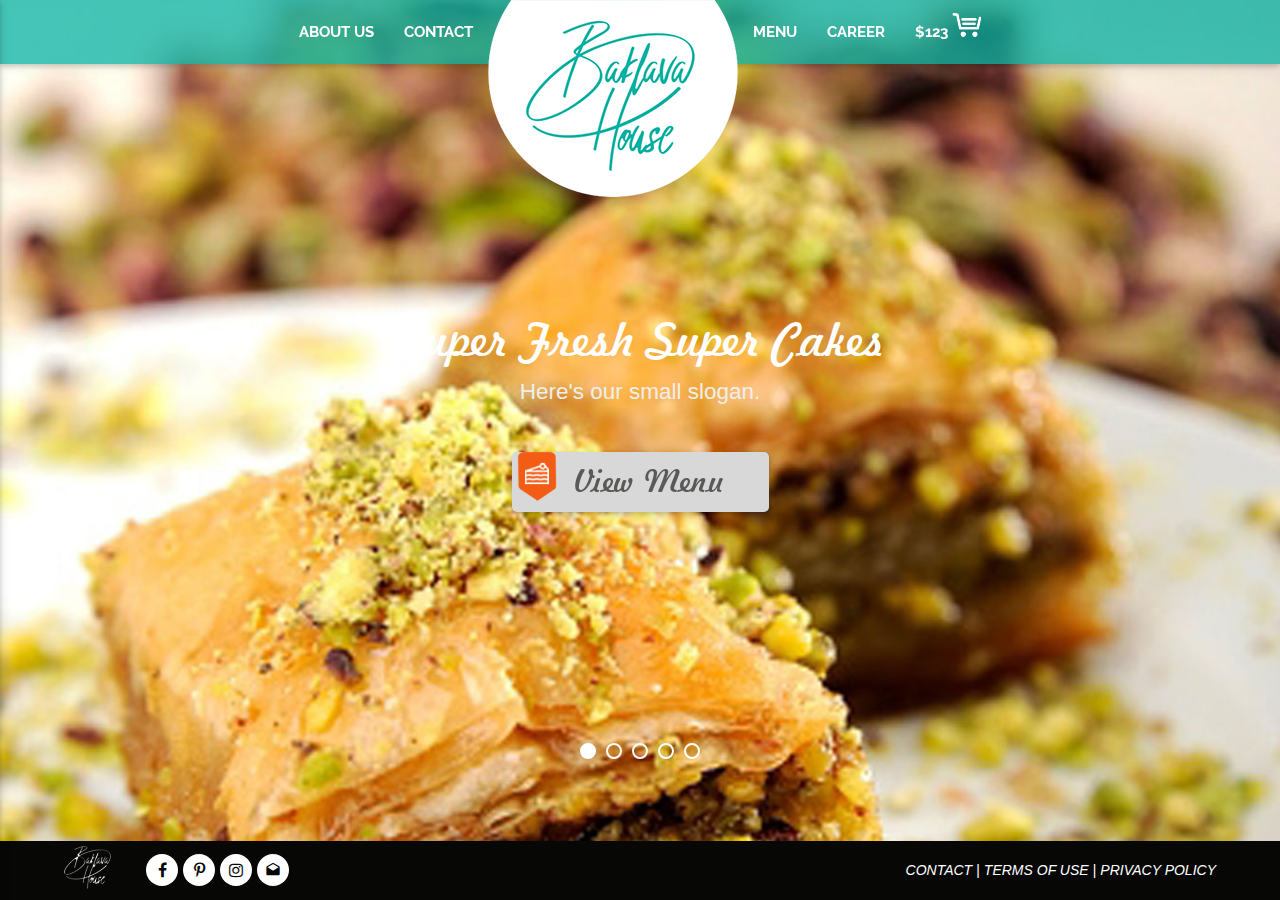
<file: index.html>
<!DOCTYPE html>
<!--[if lt IE 7]>      <html class="no-js lt-ie9 lt-ie8 lt-ie7" lang="en-US"> <![endif]-->
<!--[if IE 7]>         <html class="no-js lt-ie9 lt-ie8" lang="en-US"> <![endif]-->
<!--[if IE 8]>         <html class="no-js lt-ie9" lang="en-US"> <![endif]-->
<!--[if gt IE 8]><!-->
<html class="no-js" lang="en-US">
<!--<![endif]-->

<head>
  <meta charset="utf-8" />
  <meta content="IE=edge" http-equiv="X-UA-Compatible" />
  <meta content="width=device-width, initial-scale=1" name="viewport" />
  <title>Baklava House | Home</title>
  <!-- SEO Related Meta Data -->
  <meta content="" name="keywords" />
  <meta content="" name="author" />
  <meta content="" name="description" />
  <!-- Open Graph Meta Data -->
  <meta content="" property="og:image" />
  <meta content="" property="og:description" />
  <meta content="Baklava House" property="og:title" />
  <!-- Twitter Meta Data -->
  <meta content="Baklava House" name="twitter:title" />
  <!-- Custom Icons -->
  <!-- basic favicon -->
  <link href="favicon.ico" rel="shortcut icon" type="image/x-icon" />
  <!-- third-generation iPad with high-resolution Retina display: -->
  <link href="" rel="apple-touch-icon" sizes="144x144" />
  <!-- iPhone with high-resolution Retina display: -->
  <link href="" rel="apple-touch-icon" sizes="114x114" />
  <!-- first- and second-generation iPad: -->
  <link href="" rel="apple-touch-icon" sizes="72x72" />
  <!-- non-Retina iPhone, iPod Touch, and Android 2.1+ devices: -->
  <link href="" rel="apple-touch-icon" />
  <!--Import Google Icon Font-->
  <link href="//fonts.googleapis.com/icon?family=Material+Icons" rel="stylesheet">
  <!-- Style sheets -->
  <link href="css/lib/materialize.min.css" rel="stylesheet" media="screen,print" />
  <link href="css/lib/font-awesome.min.css" rel="stylesheet" media="screen,print" />
  <link href="css/style.css" rel="stylesheet" media="screen,print"/>
  <link href="css/responsivestyle.css" rel="stylesheet" media="screen,print"/>
  <!-- HTML5 shim and Respond.js for IE8 support of HTML5 elements and media queries -->
  <!--[if lt IE 9]>
        <script src="https://oss.maxcdn.com/html5shiv/3.7.2/html5shiv.min.js"></script>
        <script src="https://oss.maxcdn.com/respond/1.4.2/respond.min.js"></script>
      <![endif]-->
</head>

<body>
  <!--[if lt IE 8]>
      <p class="browserupgrade">You are using an <strong>outdated</strong> browser. Please <a href="http://browsehappy.com/">upgrade your browser</a> to improve your experience.</p>
    <![endif]-->

  <!-- Navigation cum header -->
    <header class="bkh-header">
      <nav class="bkh-nav">
        <div class="nav-wrapper">
          <a href="#" data-activates="mobile-demo" class="button-collapse"><i class="material-icons">menu</i></a>
          <div class="bkh-nav-wrapper">
            <ul id="nav-mobile" class="hide-on-med-and-down">
              <li><a href="about-us.html">About Us</a></li>
              <li><a href="contact-us.html">Contact</a></li>
            </ul>
            <a href="index.html" class="brand-logo"><img src="img/logo-small.png" alt="BKHLogo" class="responsive-img" /></a>
            <ul id="nav-mobile" class="hide-on-med-and-down">
              <li><a href="menu.html">Menu</a></li>
              <li><a href="career-new.html">Career</a></li>
              <li><a href="checkout.html">
                <span class="bkh-header-cart-value">$123</span> <img src="img/cart.png" alt="BKHCart" /></a>
              </li>
            </ul>
          </div>
          <ul class="side-nav bkh-side-nav" id="mobile-demo">
            <li><a href="about-us.html">About Us</a></li>
            <li><a href="contact-us.html">Contact</a></li>
            <li><a href="menu.html">Menu</a></li>
            <li><a href="career-new.html">Career</a></li>
            <li><a href="checkout.html">
              <span class="bkh-header-cart-value">$123 </span>
              <img src="img/cart.png" alt="BKHCart" /></a>
            </li>
          </ul>
        </div>
      </nav>
    </header>
  <!-- End Navigation cum header -->

  <main>
    <!-- Home Wrapper -->
    <div class="slider fullscreen" id="bkh-home-slider">
      <ul class="slides">
        <li>
          <img src="img/home-slide1.jpg" alt="BKHHome"> <!-- random image -->
          <div class="caption center-align">
            <h3 class="bkh-caption">Super Fresh Super Cakes</h3>
            <h5 class="bkh-home-subcaption light grey-text text-lighten-3">Here's our small slogan.</h5>
          </div>
        </li>
        <li>
          <img src="img/home-slide2.jpg" alt="BKHHome"> <!-- random image -->
          <div class="caption center-align">
            <h3 class="bkh-caption">Super Fresh Super Cakes</h3>
            <h5 class="bkh-home-subcaption light grey-text text-lighten-3">Here's our small slogan.</h5>
          </div>
        </li>
        <li>
          <img src="img/home-slide3.jpg" alt="BKHHome"> <!-- random image -->
          <div class="caption center-align">
            <h3 class="bkh-caption">Super Fresh Super Cakes</h3>
            <h5 class="bkh-home-subcaption light grey-text text-lighten-3">Here's our small slogan.</h5>
          </div>
        </li>
        <li>
          <img src="img/home-slide2.jpg" alt="BKHHome"> <!-- random image -->
          <div class="caption center-align">
            <h3 class="bkh-caption">Super Fresh Super Cakes</h3>
            <h5 class="bkh-home-subcaption light grey-text text-lighten-3">Here's our small slogan.</h5>
          </div>
        </li>
        <li>
          <img src="img/home-slide1.jpg" alt="BKHHome"> <!-- random image -->
          <div class="caption center-align">
            <h3 class="bkh-caption">Super Fresh Super Cakes</h3>
            <h5 class="bkh-home-subcaption light grey-text text-lighten-3">Here's our small slogan.</h5>
          </div>
        </li>
      </ul>
    </div>
    <div class="buttons-wrapper">
      <div class="row center">
        <a class="waves-effect waves-light btn hoverable mg-rg" href="menu.html">
          <img src="img/pastry-clip.png">
          &nbsp;View Menu
        </a>
      </div>
    </div>
    <!-- End Home Wrapper -->
  </main>

  <!-- Footer -->
    <footer class="bkh-footer">
      <div class="container custom-container">
        <div class="bkh-footer-wrapper">
          <div class="bkh-footer-logo">
            <a href="#!"><img src="img/footer-logo.png" class="responsive-img" alt="BKHLogo" /></a>
          </div>
          <div class="bkh-footer-social-navbar">
            <ul class="list-inline bkh-footer-social-navs">
              <li><a href="#!"><i class="fa fa-facebook" aria-hidden="true"></i></a></li>
              <li><a href="#!"><i class="fa fa-pinterest-p" aria-hidden="true"></i></a></li>
              <li><a href="#!"><i class="fa fa-instagram" aria-hidden="true"></i></a></li>
              <li><a href="#!"><i class="material-icons">drafts</i></a></li>
            </ul>
          </div>
          <div class="bkh-footer-navbar">
            <ul class="list-inline bkh-footer-navs">
              <li><a href="#!">Contact |</a></li>
              <li><a href="#!">Terms of use |</a></li>
              <li><a href="#!">Privacy Policy</a></li>
            </ul>
          </div>
        </div>
      </div>
    </footer>
  <!-- End Footer -->

  <!-- Start: Scripts -->
  <script src="js/lib/jquery-3.1.1.min.js"></script>
  <script src="js/lib/modernizr-2.8.3-respond-1.4.2.min.js"></script>
  <script src="js/lib/materialize.min.js"></script>
  <script src="js/script.js"></script>
  <!-- End: Scripts -->
</body>

</html>
</file>
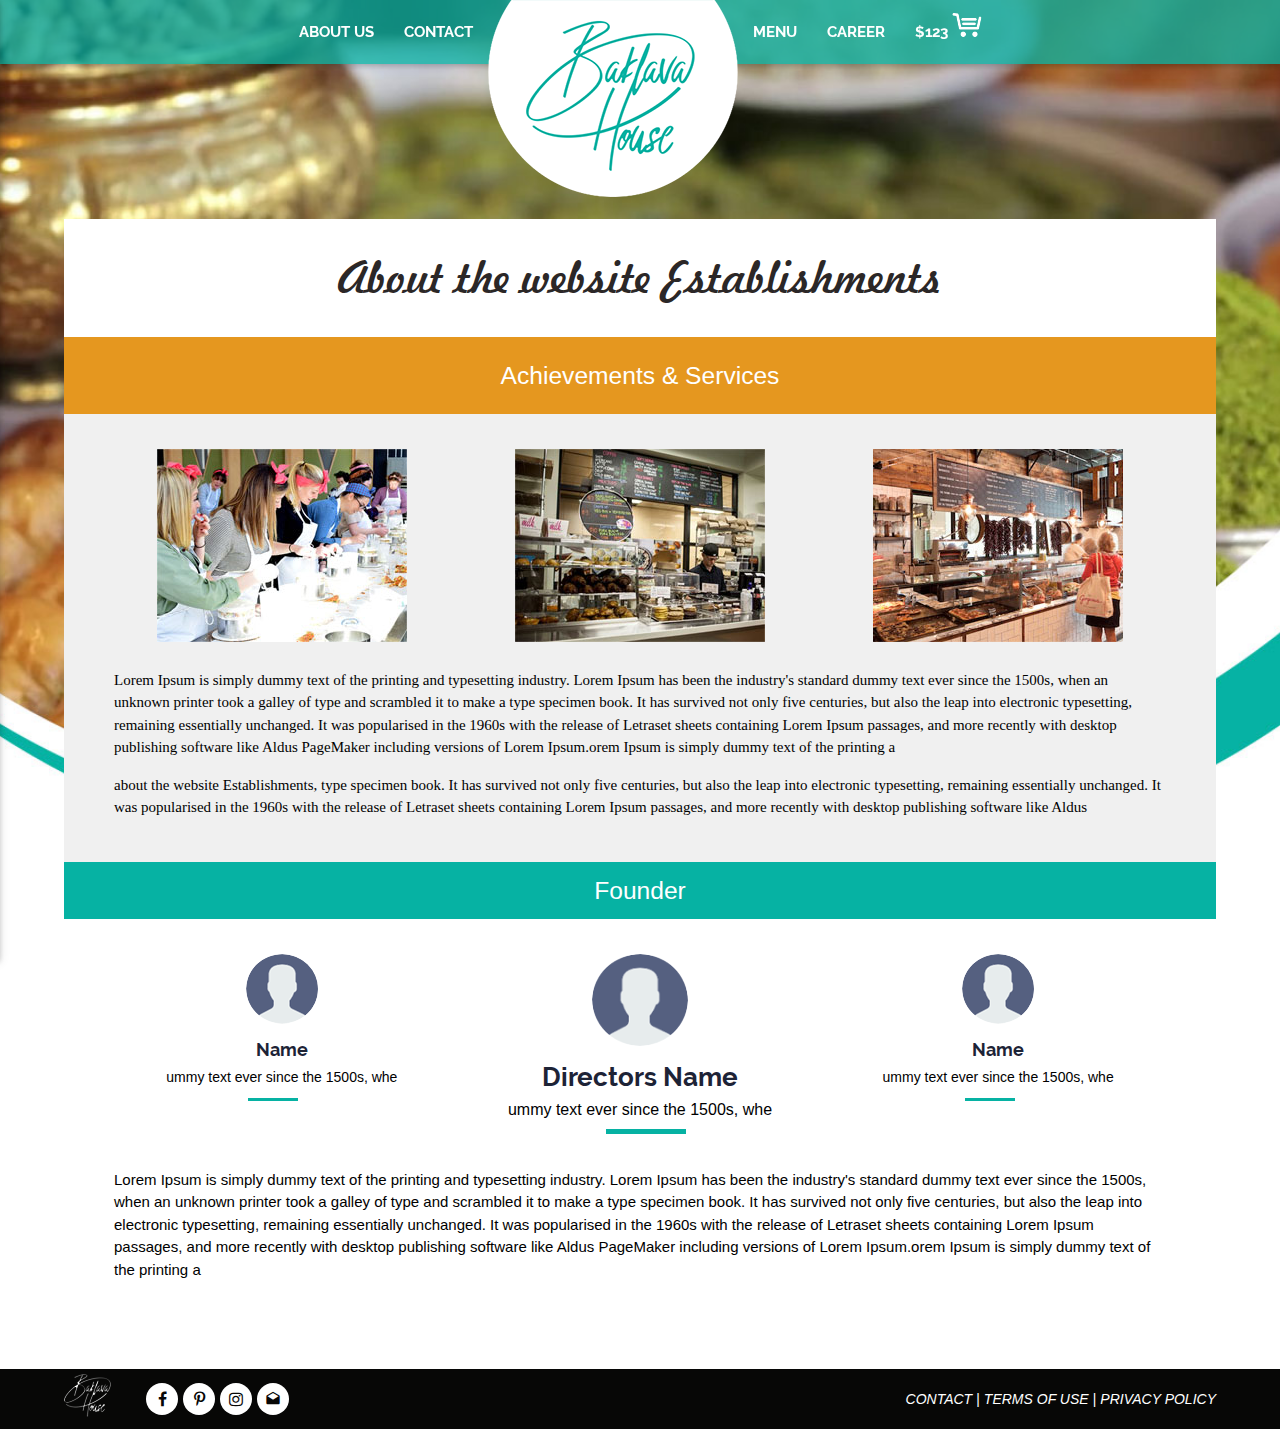
<file: about-us.html>
<!DOCTYPE html>
<!--[if lt IE 7]>      <html class="no-js lt-ie9 lt-ie8 lt-ie7" lang="en-US"> <![endif]-->
<!--[if IE 7]>         <html class="no-js lt-ie9 lt-ie8" lang="en-US"> <![endif]-->
<!--[if IE 8]>         <html class="no-js lt-ie9" lang="en-US"> <![endif]-->
<!--[if gt IE 8]><!-->
<html class="no-js" lang="en-US">
<!--<![endif]-->

<head>
  <meta charset="utf-8" />
  <meta content="IE=edge" http-equiv="X-UA-Compatible" />
  <meta content="width=device-width, initial-scale=1" name="viewport" />
  <title>Baklava House | About Us</title>
  <!-- SEO Related Meta Data -->
  <meta content="" name="keywords" />
  <meta content="" name="author" />
  <meta content="" name="description" />
  <!-- Open Graph Meta Data -->
  <meta content="" property="og:image" />
  <meta content="" property="og:description" />
  <meta content="Baklava House" property="og:title" />
  <!-- Twitter Meta Data -->
  <meta content="Baklava House" name="twitter:title" />
  <!-- Custom Icons -->
  <!-- basic favicon -->
  <link href="favicon.ico" rel="shortcut icon" type="image/x-icon" />
  <!-- third-generation iPad with high-resolution Retina display: -->
  <link href="" rel="apple-touch-icon" sizes="144x144" />
  <!-- iPhone with high-resolution Retina display: -->
  <link href="" rel="apple-touch-icon" sizes="114x114" />
  <!-- first- and second-generation iPad: -->
  <link href="" rel="apple-touch-icon" sizes="72x72" />
  <!-- non-Retina iPhone, iPod Touch, and Android 2.1+ devices: -->
  <link href="" rel="apple-touch-icon" />
  <!--Import Google Icon Font-->
  <link href="//fonts.googleapis.com/icon?family=Material+Icons" rel="stylesheet">
  <!-- Style sheets -->
  <link href="css/lib/materialize.min.css" rel="stylesheet" media="screen,print" />
  <link href="css/lib/font-awesome.min.css" rel="stylesheet" media="screen,print" />
  <link href="css/style.css" rel="stylesheet" media="screen,print"/>
  <link href="css/responsivestyle.css" rel="stylesheet" media="screen,print"/>
  <!-- HTML5 shim and Respond.js for IE8 support of HTML5 elements and media queries -->
  <!--[if lt IE 9]>
        <script src="https://oss.maxcdn.com/html5shiv/3.7.2/html5shiv.min.js"></script>
        <script src="https://oss.maxcdn.com/respond/1.4.2/respond.min.js"></script>
      <![endif]-->
</head>

<body>
  <!--[if lt IE 8]>
      <p class="browserupgrade">You are using an <strong>outdated</strong> browser. Please <a href="http://browsehappy.com/">upgrade your browser</a> to improve your experience.</p>
    <![endif]-->

  <!-- Navigation cum header -->
    <header class="bkh-header">
      <nav class="bkh-nav">
        <div class="nav-wrapper">
          <a href="#" data-activates="mobile-demo" class="button-collapse"><i class="material-icons">menu</i></a>
          <div class="bkh-nav-wrapper">
            <ul id="nav-mobile" class="hide-on-med-and-down">
              <li><a href="about-us.html">About Us</a></li>
              <li><a href="contact-us.html">Contact</a></li>
            </ul>
            <a href="index.html" class="brand-logo"><img src="img/logo-small.png" alt="BKHLogo" class="responsive-img" /></a>
            <ul id="nav-mobile" class="hide-on-med-and-down">
              <li><a href="menu.html">Menu</a></li>
              <li><a href="career-new.html">Career</a></li>
              <li><a href="checkout.html">
                <span class="bkh-header-cart-value">$123</span> <img src="img/cart.png" alt="BKHCart" /></a>
              </li>
            </ul>
          </div>
          <ul class="side-nav bkh-side-nav" id="mobile-demo">
            <li><a href="about-us.html">About Us</a></li>
            <li><a href="contact-us.html">Contact</a></li>
            <li><a href="menu.html">Menu</a></li>
            <li><a href="career-new.html">Career</a></li>
            <li><a href="checkout.html">
              <span class="bkh-header-cart-value">$123 </span>
              <img src="img/cart.png" alt="BKHCart" /></a>
            </li>
          </ul>
        </div>
      </nav>
    </header>
  <!-- End Navigation cum header -->

  <main>
    <!-- Banner -->
      <div class="bkh-menu-banner"></div>
    <!-- End Banner -->

    <!-- About Us -->
      <div class="bkh-about-container">
        <div class="container custom-container">
          <div class="row">
            <div class="col s12">
              <div class="bkh-about-wrapper">
                <div class="bkh-about-header center-align">
                  <h3>About the website Establishments</h3>
                </div>
                <div class="bkh-about-title walnut-bgcolor center-align">
                  <h5>Achievements &amp; services</h5>
                </div>
                <div class="bkh-about-body">
                  <div class="bkh-about-body-imgs">
                    <div class="row">
                      <div class="col m4 s12 center-align bkh-about-img-wrap">
                        <img src="img/about1.jpg" class="responsive-img bkh-about-img" alt="BKHAbout" />
                      </div>
                      <div class="col m4 s12 center-align bkh-about-img-wrap">
                        <img src="img/about2.jpg" class="responsive-img bkh-about-img" alt="BKHAbout" />
                      </div>
                      <div class="col m4 s12 center-align bkh-about-img-wrap">
                        <img src="img/about3.jpg" class="responsive-img bkh-about-img" alt="BKHAbout" />
                      </div>
                    </div>
                  </div>
                  <div class="bkh-about-body-text">
                    <p class="bkh-about-body-content">
                      Lorem Ipsum is simply dummy text of the printing and typesetting industry. Lorem Ipsum has been the industry's standard dummy text ever since the 1500s, when an unknown printer took a galley of type and scrambled it to make a type specimen book. It has survived not only five centuries, but also the leap into electronic typesetting, remaining essentially unchanged. It was popularised in the 1960s with the release of Letraset sheets containing Lorem Ipsum passages, and more recently with desktop publishing software like Aldus PageMaker including versions of Lorem Ipsum.orem Ipsum is simply dummy text of the printing a</p>
                    <p class="bkh-about-body-content">
                      about the website Establishments, type specimen book. It has survived not only five centuries, but also the leap into electronic typesetting, remaining essentially unchanged. It was popularised in the 1960s with the release of Letraset sheets containing Lorem Ipsum passages, and more recently with desktop publishing software like Aldus
                    </p>
                  </div>
                </div>
                <div class="bkh-about-team-title pistachio-bgcolor center-align">
                  <h5>Founder</h5>
                </div>
                <div class="bkh-about-team-body">
                  <div class="bkh-about-team-body-imgs">
                    <div class="row">
                      <div class="col m4 s12 center-align bkh-about-team-img-wrap">
                        <img src="img/user-icon-small.png" class="responsive-img bkh-about-team-img" alt="BKHAbout" />
                        <h5 class="bkh-about-team-name">Name</h5>
                        <h6 class="bkh-about-team-des">ummy text ever since the 1500s, whe</h6>
                      </div>
                      <div class="col m4 s12 center-align bkh-about-team-img-wrap">
                        <img src="img/user-icon.png" class="responsive-img bkh-about-team-img bkh-about-team-img-big" alt="BKHAbout" />
                        <h4 class="bkh-about-team-name bkh-about-team-name-big">Directors Name</h4>
                        <h5 class="bkh-about-team-des bkh-about-team-des-big">ummy text ever since the 1500s, whe</h5>
                      </div>
                      <div class="col m4 s12 center-align bkh-about-team-img-wrap">
                        <img src="img/user-icon-small.png" class="responsive-img bkh-about-team-img" alt="BKHAbout" />
                        <h5 class="bkh-about-team-name">Name</h5>
                        <h6 class="bkh-about-team-des">ummy text ever since the 1500s, whe</h6>
                      </div>
                    </div>
                  </div>
                  <div class="bkh-about-team-body-text">
                    <p class="bkh-about-team-body-content">
                      Lorem Ipsum is simply dummy text of the printing and typesetting industry. Lorem Ipsum has been the industry's standard dummy text ever since the 1500s, when an unknown printer took a galley of type and scrambled it to make a type specimen book. It has survived not only five centuries, but also the leap into electronic typesetting, remaining essentially unchanged. It was popularised in the 1960s with the release of Letraset sheets containing Lorem Ipsum passages, and more recently with desktop publishing software like Aldus PageMaker including versions of Lorem Ipsum.orem Ipsum is simply dummy text of the printing a
                    </p>
                  </div>
                </div>
              </div>
            </div>
          </div>
        </div>
      </div>
    <!-- End About Us -->
  </main>

  <!-- Footer -->
    <footer class="bkh-footer">
      <div class="container custom-container">
        <div class="bkh-footer-wrapper">
          <div class="bkh-footer-logo">
            <a href="#!"><img src="img/footer-logo.png" class="responsive-img" alt="BKHLogo" /></a>
          </div>
          <div class="bkh-footer-social-navbar">
            <ul class="list-inline bkh-footer-social-navs">
              <li><a href="#!"><i class="fa fa-facebook" aria-hidden="true"></i></a></li>
              <li><a href="#!"><i class="fa fa-pinterest-p" aria-hidden="true"></i></a></li>
              <li><a href="#!"><i class="fa fa-instagram" aria-hidden="true"></i></a></li>
              <li><a href="#!"><i class="material-icons">drafts</i></a></li>
            </ul>
          </div>
          <div class="bkh-footer-navbar">
            <ul class="list-inline bkh-footer-navs">
              <li><a href="#!">Contact |</a></li>
              <li><a href="#!">Terms of use |</a></li>
              <li><a href="#!">Privacy Policy</a></li>
            </ul>
          </div>
        </div>
      </div>
    </footer>
  <!-- End Footer -->

  <!-- Start: Scripts -->
  <script src="js/lib/jquery-3.1.1.min.js"></script>
  <script src="js/lib/modernizr-2.8.3-respond-1.4.2.min.js"></script>
  <script src="js/lib/materialize.min.js"></script>
  <script src="js/script.js"></script>
  <!-- End: Scripts -->
</body>

</html>
</file>
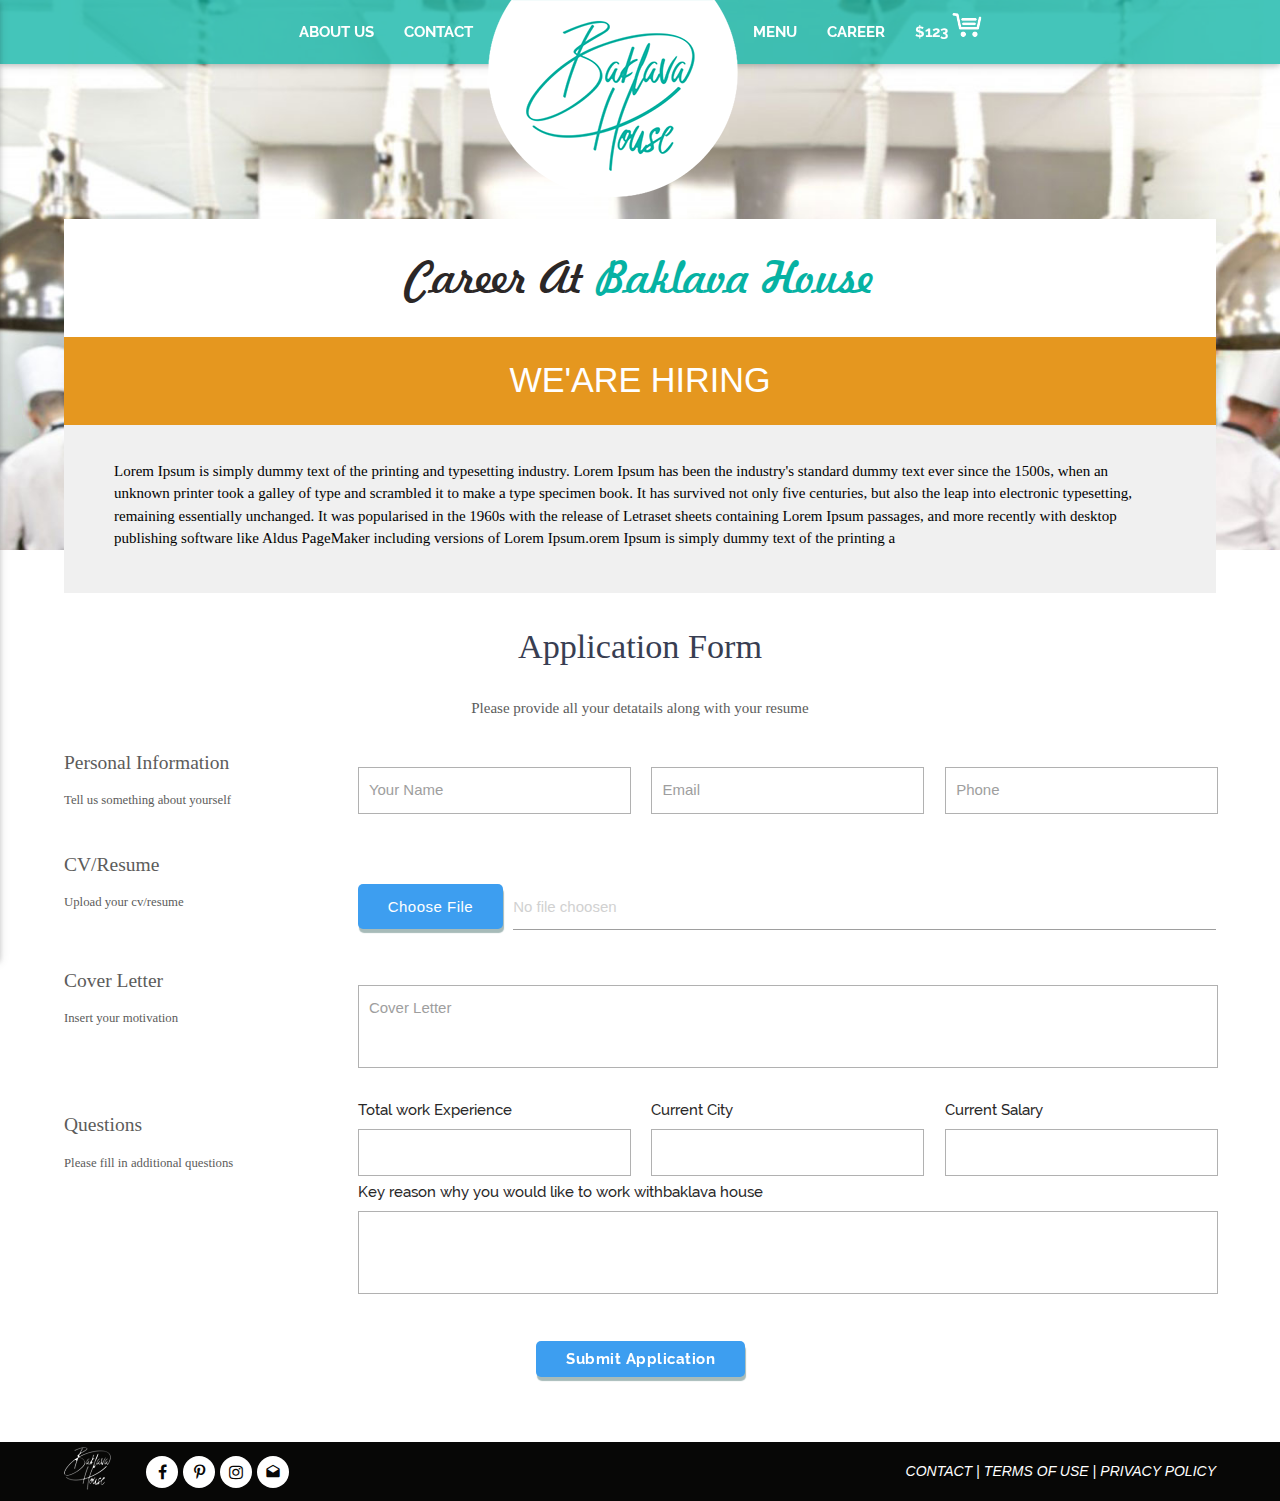
<file: career-new-application.html>
<!DOCTYPE html>
<!--[if lt IE 7]>      <html class="no-js lt-ie9 lt-ie8 lt-ie7" lang="en-US"> <![endif]-->
<!--[if IE 7]>         <html class="no-js lt-ie9 lt-ie8" lang="en-US"> <![endif]-->
<!--[if IE 8]>         <html class="no-js lt-ie9" lang="en-US"> <![endif]-->
<!--[if gt IE 8]><!-->
<html class="no-js" lang="en-US">
<!--<![endif]-->

<head>
  <meta charset="utf-8" />
  <meta content="IE=edge" http-equiv="X-UA-Compatible" />
  <meta content="width=device-width, initial-scale=1" name="viewport" />
  <title>Baklava House | Career New Application</title>
  <!-- SEO Related Meta Data -->
  <meta content="" name="keywords" />
  <meta content="" name="author" />
  <meta content="" name="description" />
  <!-- Open Graph Meta Data -->
  <meta content="" property="og:image" />
  <meta content="" property="og:description" />
  <meta content="Baklava House" property="og:title" />
  <!-- Twitter Meta Data -->
  <meta content="Baklava House" name="twitter:title" />
  <!-- Custom Icons -->
  <!-- basic favicon -->
  <link href="favicon.ico" rel="shortcut icon" type="image/x-icon" />
  <!-- third-generation iPad with high-resolution Retina display: -->
  <link href="" rel="apple-touch-icon" sizes="144x144" />
  <!-- iPhone with high-resolution Retina display: -->
  <link href="" rel="apple-touch-icon" sizes="114x114" />
  <!-- first- and second-generation iPad: -->
  <link href="" rel="apple-touch-icon" sizes="72x72" />
  <!-- non-Retina iPhone, iPod Touch, and Android 2.1+ devices: -->
  <link href="" rel="apple-touch-icon" />
  <!--Import Google Icon Font-->
  <link href="//fonts.googleapis.com/icon?family=Material+Icons" rel="stylesheet">
  <!-- Style sheets -->
  <link href="css/lib/materialize.min.css" rel="stylesheet" media="screen,print" />
  <link href="css/lib/font-awesome.min.css" rel="stylesheet" media="screen,print" />
  <link href="css/style.css" rel="stylesheet" media="screen,print"/>
  <link href="css/responsivestyle.css" rel="stylesheet" media="screen,print"/>
  <!-- HTML5 shim and Respond.js for IE8 support of HTML5 elements and media queries -->
  <!--[if lt IE 9]>
        <script src="https://oss.maxcdn.com/html5shiv/3.7.2/html5shiv.min.js"></script>
        <script src="https://oss.maxcdn.com/respond/1.4.2/respond.min.js"></script>
      <![endif]-->
</head>

<body>
  <!--[if lt IE 8]>
      <p class="browserupgrade">You are using an <strong>outdated</strong> browser. Please <a href="http://browsehappy.com/">upgrade your browser</a> to improve your experience.</p>
    <![endif]-->

  <!-- Navigation cum header -->
    <header class="bkh-header">
      <nav class="bkh-nav">
        <div class="nav-wrapper">
          <a href="#" data-activates="mobile-demo" class="button-collapse"><i class="material-icons">menu</i></a>
          <div class="bkh-nav-wrapper">
            <ul id="nav-mobile" class="hide-on-med-and-down">
              <li><a href="about-us.html">About Us</a></li>
              <li><a href="contact-us.html">Contact</a></li>
            </ul>
            <a href="index.html" class="brand-logo"><img src="img/logo-small.png" alt="BKHLogo" class="responsive-img" /></a>
            <ul id="nav-mobile" class="hide-on-med-and-down">
              <li><a href="menu.html">Menu</a></li>
              <li><a href="career-new.html">Career</a></li>
              <li><a href="checkout.html">
                <span class="bkh-header-cart-value">$123</span> <img src="img/cart.png" alt="BKHCart" /></a>
              </li>
            </ul>
          </div>
          <ul class="side-nav bkh-side-nav" id="mobile-demo">
            <li><a href="about-us.html">About Us</a></li>
            <li><a href="contact-us.html">Contact</a></li>
            <li><a href="menu.html">Menu</a></li>
            <li><a href="career-new.html">Career</a></li>
            <li><a href="checkout.html">
              <span class="bkh-header-cart-value">$123 </span>
              <img src="img/cart.png" alt="BKHCart" /></a>
            </li>
          </ul>
        </div>
      </nav>
    </header>
  <!-- End Navigation cum header -->

  <main>
    <!-- Banner -->
      <div class="bkh-career-banner"></div>
    <!-- End Banner -->

    <!-- Career New -->
      <div class="bkh-cnew-container">
        <div class="container custom-container">
          <div class="row">
            <div class="col s12">
              <div class="bkh-cnew-wrapper">
                <div class="bkh-cnew-header center-align">
                  <h3>Career At <span class="pistachio-color">Baklava House</span></h3>
                </div>
                <div class="bkh-cnew-title walnut-bgcolor center-align">
                  <h4>We'are hiring</h4>
                </div>
                <div class="bkh-cnew-body">
                  <p class="bkh-cnew-body-content">Lorem Ipsum is simply dummy text of the printing and typesetting industry. Lorem Ipsum has been the industry's standard dummy text ever since the 1500s, when an unknown printer took a galley of type and scrambled it to make a type specimen book. It has survived not only five centuries, but also the leap into electronic typesetting, remaining essentially unchanged. It was popularised in the 1960s with the release of Letraset sheets containing Lorem Ipsum passages, and more recently with desktop publishing software like Aldus PageMaker including versions of Lorem Ipsum.orem Ipsum is simply dummy text of the printing a</p>
                </div>
              </div>
            </div>
          </div>
        </div>
      </div>
    <!-- End Career New -->

    <!-- Career New Application -->
      <div class="bkh-cnew-app-container">
        <div class="container custom-container">
          <div class="row">
            <div class="col s12">
              <div class="bkh-cnew-app-wrapper">
                <div class="bkh-cnew-app-heading center-align">
                  <h4>Application Form</h4>
                </div>
                <div class="bkh-cnew-app-subheading center-align">
                  <h6>Please provide all your detatails along with your resume</h6>
                </div>
                <div class="bkh-cnew-app-form-wrapper">
                  <form method="post" action="">
                    <div class="row">
                      <div class="col l3 m6 s12">
                        <h5 class="bkh-cnew-app-label">Personal Information</h5>
                        <h6 class="bkh-cnew-app-sublabel">Tell us something about yourself</h6>
                      </div>
                      <div class="input-field col l3 m6 s12">
                        <input type="text" name="name" id="name" class="validate bkh-cnew-app-input">
                        <label for="name" class="bkh-cnew-active-label">Your Name</label>
                      </div>
                      <div class="input-field col l3 m6 s12">
                        <input type="email" name="email" id="email" class="validate bkh-cnew-app-input">
                        <label for="email" class="bkh-cnew-active-label">Email</label>
                      </div>
                      <div class="input-field col l3 m6 s12">
                        <input type="tel" name="phone" id="phone" class="validate bkh-cnew-app-input">
                        <label for="phone" class="bkh-cnew-active-label">Phone</label>
                      </div>
                    </div>
                    <div class="row">
                      <div class="col m3 s12">
                        <h5 class="bkh-cnew-app-label">CV/Resume</h5>
                        <h6 class="bkh-cnew-app-sublabel">Upload your cv/resume</h6>
                      </div>
                      <div class="input-field col m9 s12">
                        <div class="file-field input-field">
                          <div class="btn file-btn">
                            <span>Choose File</span>
                            <input type="file">
                          </div>
                          <div class="file-path-wrapper">
                            <input class="file-path validate" type="text" placeholder="No file choosen">
                          </div>
                        </div>
                      </div>
                    </div>
                    <div class="row">
                      <div class="col m3 s12">
                        <h5 class="bkh-cnew-app-label">Cover Letter</h5>
                        <h6 class="bkh-cnew-app-sublabel">Insert your motivation</h6>
                      </div>
                      <div class="input-field col m9 s12">
                        <textarea id="coverletter" name="coverletter" class="materialize-textarea validate bkh-cnew-app-input" data-length="500"></textarea>
                        <label for="coverletter">Cover Letter</label>
                      </div>
                    </div>
                    <div class="row">
                      <div class="col l3 m6 s12">
                        <h5 class="bkh-cnew-app-label">Questions</h5>
                        <h6 class="bkh-cnew-app-sublabel bkh-cnew-app-sublabel-last">Please fill in additional questions</h6>
                      </div>
                      <div class="input-field col l3 m6 s12">
                        <input placeholder="" type="number" name="workex" id="workex" class="validate bkh-cnew-app-input">
                        <label for="workex" class="active-label">Total work Experience</label>
                      </div>
                      <div class="input-field col l3 m6 s12">
                        <input placeholder="" type="text" name="city" id="city" class="validate bkh-cnew-app-input">
                        <label for="city" class="active-label">Current City</label>
                      </div>
                      <div class="input-field col l3 m6 s12 mg-sm">
                        <input placeholder="" type="text" name="salary" id="salary" class="validate bkh-cnew-app-input">
                        <label for="salary" class="active-label">Current Salary</label>
                      </div>
                      <div class="input-field col l9 offset-l3 s12">
                        <textarea placeholder="" id="other" name="other" class="materialize-textarea validate bkh-cnew-app-input" data-length="1000"></textarea>
                        <label for="other" class="active-label">Key reason why you would like to work withbaklava house</label>
                      </div>
                    </div>
                    <div class="row">
                      <div class="col s12 center-align">
                        <button type="submit" class="btn waves-effect waves-light bkh-cnew-app-submit">Submit Application</button>
                      </div>
                    </div>
                  </form>
                </div>
              </div>
            </div>
          </div>
        </div>
      </div>
    <!-- End Career New Application -->
  </main>

  <!-- Footer -->
    <footer class="bkh-footer">
      <div class="container custom-container">
        <div class="bkh-footer-wrapper">
          <div class="bkh-footer-logo">
            <a href="#!"><img src="img/footer-logo.png" class="responsive-img" alt="BKHLogo" /></a>
          </div>
          <div class="bkh-footer-social-navbar">
            <ul class="list-inline bkh-footer-social-navs">
              <li><a href="#!"><i class="fa fa-facebook" aria-hidden="true"></i></a></li>
              <li><a href="#!"><i class="fa fa-pinterest-p" aria-hidden="true"></i></a></li>
              <li><a href="#!"><i class="fa fa-instagram" aria-hidden="true"></i></a></li>
              <li><a href="#!"><i class="material-icons">drafts</i></a></li>
            </ul>
          </div>
          <div class="bkh-footer-navbar">
            <ul class="list-inline bkh-footer-navs">
              <li><a href="#!">Contact |</a></li>
              <li><a href="#!">Terms of use |</a></li>
              <li><a href="#!">Privacy Policy</a></li>
            </ul>
          </div>
        </div>
      </div>
    </footer>
  <!-- End Footer -->

  <!-- Start: Scripts -->
  <script src="js/lib/jquery-3.1.1.min.js"></script>
  <script src="js/lib/modernizr-2.8.3-respond-1.4.2.min.js"></script>
  <script src="js/lib/materialize.min.js"></script>
  <script src="js/script.js"></script>
  <!-- End: Scripts -->
</body>

</html>
</file>
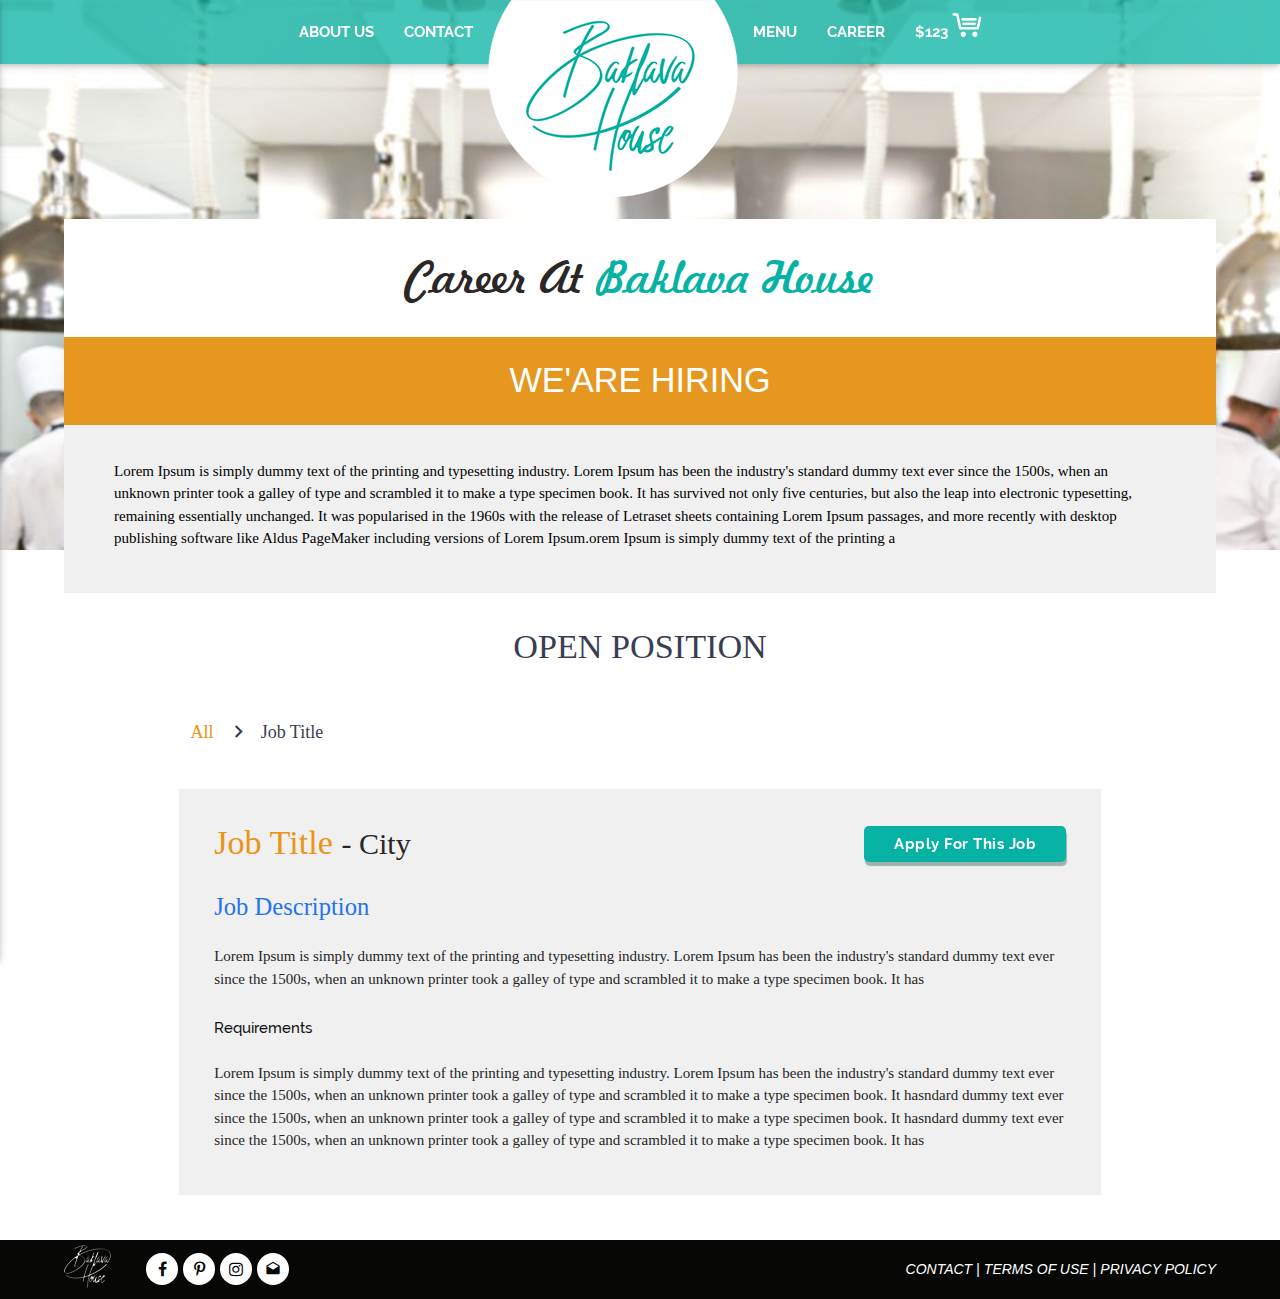
<file: career-new-viewjob.html>
<!DOCTYPE html>
<!--[if lt IE 7]>      <html class="no-js lt-ie9 lt-ie8 lt-ie7" lang="en-US"> <![endif]-->
<!--[if IE 7]>         <html class="no-js lt-ie9 lt-ie8" lang="en-US"> <![endif]-->
<!--[if IE 8]>         <html class="no-js lt-ie9" lang="en-US"> <![endif]-->
<!--[if gt IE 8]><!-->
<html class="no-js" lang="en-US">
<!--<![endif]-->

<head>
  <meta charset="utf-8" />
  <meta content="IE=edge" http-equiv="X-UA-Compatible" />
  <meta content="width=device-width, initial-scale=1" name="viewport" />
  <title>Baklava House | Career New View Job</title>
  <!-- SEO Related Meta Data -->
  <meta content="" name="keywords" />
  <meta content="" name="author" />
  <meta content="" name="description" />
  <!-- Open Graph Meta Data -->
  <meta content="" property="og:image" />
  <meta content="" property="og:description" />
  <meta content="Baklava House" property="og:title" />
  <!-- Twitter Meta Data -->
  <meta content="Baklava House" name="twitter:title" />
  <!-- Custom Icons -->
  <!-- basic favicon -->
  <link href="favicon.ico" rel="shortcut icon" type="image/x-icon" />
  <!-- third-generation iPad with high-resolution Retina display: -->
  <link href="" rel="apple-touch-icon" sizes="144x144" />
  <!-- iPhone with high-resolution Retina display: -->
  <link href="" rel="apple-touch-icon" sizes="114x114" />
  <!-- first- and second-generation iPad: -->
  <link href="" rel="apple-touch-icon" sizes="72x72" />
  <!-- non-Retina iPhone, iPod Touch, and Android 2.1+ devices: -->
  <link href="" rel="apple-touch-icon" />
  <!--Import Google Icon Font-->
  <link href="//fonts.googleapis.com/icon?family=Material+Icons" rel="stylesheet">
  <!-- Style sheets -->
  <link href="css/lib/materialize.min.css" rel="stylesheet" media="screen,print" />
  <link href="css/lib/font-awesome.min.css" rel="stylesheet" media="screen,print" />
  <link href="css/style.css" rel="stylesheet" media="screen,print"/>
  <link href="css/responsivestyle.css" rel="stylesheet" media="screen,print"/>
  <!-- HTML5 shim and Respond.js for IE8 support of HTML5 elements and media queries -->
  <!--[if lt IE 9]>
        <script src="https://oss.maxcdn.com/html5shiv/3.7.2/html5shiv.min.js"></script>
        <script src="https://oss.maxcdn.com/respond/1.4.2/respond.min.js"></script>
      <![endif]-->
</head>

<body>
  <!--[if lt IE 8]>
      <p class="browserupgrade">You are using an <strong>outdated</strong> browser. Please <a href="http://browsehappy.com/">upgrade your browser</a> to improve your experience.</p>
    <![endif]-->

  <!-- Navigation cum header -->
    <header class="bkh-header">
      <nav class="bkh-nav">
        <div class="nav-wrapper">
          <a href="#" data-activates="mobile-demo" class="button-collapse"><i class="material-icons">menu</i></a>
          <div class="bkh-nav-wrapper">
            <ul id="nav-mobile" class="hide-on-med-and-down">
              <li><a href="about-us.html">About Us</a></li>
              <li><a href="contact-us.html">Contact</a></li>
            </ul>
            <a href="index.html" class="brand-logo"><img src="img/logo-small.png" alt="BKHLogo" class="responsive-img" /></a>
            <ul id="nav-mobile" class="hide-on-med-and-down">
              <li><a href="menu.html">Menu</a></li>
              <li><a href="career-new.html">Career</a></li>
              <li><a href="checkout.html">
                <span class="bkh-header-cart-value">$123</span> <img src="img/cart.png" alt="BKHCart" /></a>
              </li>
            </ul>
          </div>
          <ul class="side-nav bkh-side-nav" id="mobile-demo">
            <li><a href="about-us.html">About Us</a></li>
            <li><a href="contact-us.html">Contact</a></li>
            <li><a href="menu.html">Menu</a></li>
            <li><a href="career-new.html">Career</a></li>
            <li><a href="checkout.html">
              <span class="bkh-header-cart-value">$123 </span>
              <img src="img/cart.png" alt="BKHCart" /></a>
            </li>
          </ul>
        </div>
      </nav>
    </header>
  <!-- End Navigation cum header -->

  <main>
    <!-- Banner -->
      <div class="bkh-career-banner"></div>
    <!-- End Banner -->

    <!-- Career New -->
      <div class="bkh-cnew-container">
        <div class="container custom-container">
          <div class="row">
            <div class="col s12">
              <div class="bkh-cnew-wrapper">
                <div class="bkh-cnew-header center-align">
                  <h3>Career At <span class="pistachio-color">Baklava House</span></h3>
                </div>
                <div class="bkh-cnew-title walnut-bgcolor center-align">
                  <h4>We'are hiring</h4>
                </div>
                <div class="bkh-cnew-body">
                  <p class="bkh-cnew-body-content">Lorem Ipsum is simply dummy text of the printing and typesetting industry. Lorem Ipsum has been the industry's standard dummy text ever since the 1500s, when an unknown printer took a galley of type and scrambled it to make a type specimen book. It has survived not only five centuries, but also the leap into electronic typesetting, remaining essentially unchanged. It was popularised in the 1960s with the release of Letraset sheets containing Lorem Ipsum passages, and more recently with desktop publishing software like Aldus PageMaker including versions of Lorem Ipsum.orem Ipsum is simply dummy text of the printing a</p>
                </div>
              </div>
            </div>
          </div>
        </div>
      </div>
    <!-- End Career New -->

    <!-- Career Open Position -->
      <div class="bkh-cnew-viewjob-container">
        <div class="container custom-container">
          <div class="row">
            <div class="col s12">
              <div class="bkh-cnew-viewjob-wrapper">
                <div class="bkh-cnew-viewjob-heading center-align">
                  <h4>Open Position</h4>
                </div>
                <div class="bkh-cnew-viewjob-breadcrumb-wrapper">
                  <nav class="bkh-breadcrumb-nav">
                    <div class="nav-wrapper">
                      <div class="col s12">
                        <a href="#!" class="breadcrumb">All</a>
                        <a href="#!" class="breadcrumb">Job Title</a>
                      </div>
                    </div>
                  </nav>
                </div>
                <div class="bkh-cnew-job-description-container">
                  <div class="bkh-cnew-job-description-header">
                    <div class="bkh-cnew-job-title">
                      <h4>Job Title <span class="bkh-cnew-job-city">- City</span></h4>
                    </div>
                    <div class="bkh-cnew-job-apply">
                      <a href="career-new-application.html" class="btn waves-effect waves-light bkh-cnew-apply-btn">Apply
                      <span>for this job</span> <i class="left material-icons">touch_app</i></a>
                    </div>
                  </div>
                  <div class="bkh-cnew-job-description-body">
                    <div class="bkh-cnew-job-description">
                      <h5 class="bkh-cnew-job-des-title">Job Description</h5>
                      <p class="bkh-cnew-job-des">
                        Lorem Ipsum is simply dummy text of the printing and typesetting industry. Lorem Ipsum has been the industry's standard dummy text ever since the 1500s, when an unknown printer took a galley of type and scrambled it to make a type specimen book. It has
                      </p>
                    </div>
                    <div class="bkh-cnew-job-requirement">
                      <h6 class="bkh-cnew-job-req-title">Requirements</h6>
                      <p class="bkh-cnew-job-req">
                        Lorem Ipsum is simply dummy text of the printing and typesetting industry. Lorem Ipsum has been the industry's standard dummy text ever since the 1500s, when an unknown printer took a galley of type and scrambled it to make a type specimen book. It hasndard dummy text ever since the 1500s, when an unknown printer took a galley of type and scrambled it to make a type specimen book. It hasndard dummy text ever since the 1500s, when an unknown printer took a galley of type and scrambled it to make a type specimen book. It has
                      </p>
                    </div>
                  </div>
                </div>
              </div>
            </div>
          </div>
        </div>
      </div>
    <!-- End Career Open Position -->
  </main>

  <!-- Footer -->
    <footer class="bkh-footer">
      <div class="container custom-container">
        <div class="bkh-footer-wrapper">
          <div class="bkh-footer-logo">
            <a href="#!"><img src="img/footer-logo.png" class="responsive-img" alt="BKHLogo" /></a>
          </div>
          <div class="bkh-footer-social-navbar">
            <ul class="list-inline bkh-footer-social-navs">
              <li><a href="#!"><i class="fa fa-facebook" aria-hidden="true"></i></a></li>
              <li><a href="#!"><i class="fa fa-pinterest-p" aria-hidden="true"></i></a></li>
              <li><a href="#!"><i class="fa fa-instagram" aria-hidden="true"></i></a></li>
              <li><a href="#!"><i class="material-icons">drafts</i></a></li>
            </ul>
          </div>
          <div class="bkh-footer-navbar">
            <ul class="list-inline bkh-footer-navs">
              <li><a href="#!">Contact |</a></li>
              <li><a href="#!">Terms of use |</a></li>
              <li><a href="#!">Privacy Policy</a></li>
            </ul>
          </div>
        </div>
      </div>
    </footer>
  <!-- End Footer -->

  <!-- Start: Scripts -->
  <script src="js/lib/jquery-3.1.1.min.js"></script>
  <script src="js/lib/modernizr-2.8.3-respond-1.4.2.min.js"></script>
  <script src="js/lib/materialize.min.js"></script>
  <script src="js/script.js"></script>
  <!-- End: Scripts -->
</body>

</html>
</file>
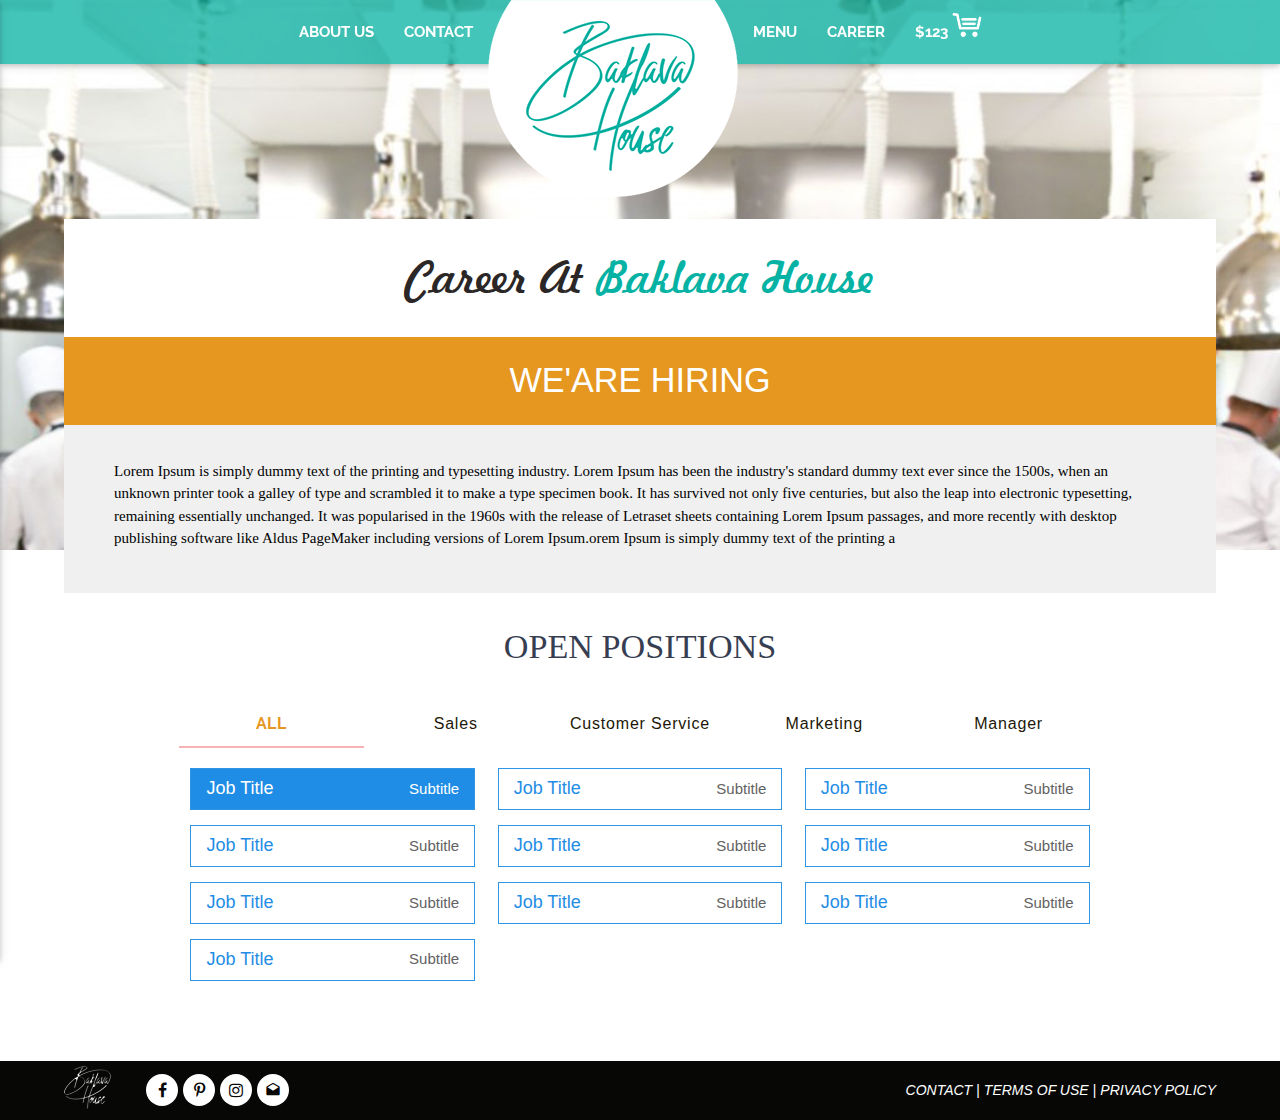
<file: career-new.html>
<!DOCTYPE html>
<!--[if lt IE 7]>      <html class="no-js lt-ie9 lt-ie8 lt-ie7" lang="en-US"> <![endif]-->
<!--[if IE 7]>         <html class="no-js lt-ie9 lt-ie8" lang="en-US"> <![endif]-->
<!--[if IE 8]>         <html class="no-js lt-ie9" lang="en-US"> <![endif]-->
<!--[if gt IE 8]><!-->
<html class="no-js" lang="en-US">
<!--<![endif]-->

<head>
  <meta charset="utf-8" />
  <meta content="IE=edge" http-equiv="X-UA-Compatible" />
  <meta content="width=device-width, initial-scale=1" name="viewport" />
  <title>Baklava House | Career New</title>
  <!-- SEO Related Meta Data -->
  <meta content="" name="keywords" />
  <meta content="" name="author" />
  <meta content="" name="description" />
  <!-- Open Graph Meta Data -->
  <meta content="" property="og:image" />
  <meta content="" property="og:description" />
  <meta content="Baklava House" property="og:title" />
  <!-- Twitter Meta Data -->
  <meta content="Baklava House" name="twitter:title" />
  <!-- Custom Icons -->
  <!-- basic favicon -->
  <link href="favicon.ico" rel="shortcut icon" type="image/x-icon" />
  <!-- third-generation iPad with high-resolution Retina display: -->
  <link href="" rel="apple-touch-icon" sizes="144x144" />
  <!-- iPhone with high-resolution Retina display: -->
  <link href="" rel="apple-touch-icon" sizes="114x114" />
  <!-- first- and second-generation iPad: -->
  <link href="" rel="apple-touch-icon" sizes="72x72" />
  <!-- non-Retina iPhone, iPod Touch, and Android 2.1+ devices: -->
  <link href="" rel="apple-touch-icon" />
  <!--Import Google Icon Font-->
  <link href="//fonts.googleapis.com/icon?family=Material+Icons" rel="stylesheet">
  <!-- Style sheets -->
  <link href="css/lib/materialize.min.css" rel="stylesheet" media="screen,print" />
  <link href="css/lib/font-awesome.min.css" rel="stylesheet" media="screen,print" />
  <link href="css/style.css" rel="stylesheet" media="screen,print"/>
  <link href="css/responsivestyle.css" rel="stylesheet" media="screen,print"/>
  <!-- HTML5 shim and Respond.js for IE8 support of HTML5 elements and media queries -->
  <!--[if lt IE 9]>
        <script src="https://oss.maxcdn.com/html5shiv/3.7.2/html5shiv.min.js"></script>
        <script src="https://oss.maxcdn.com/respond/1.4.2/respond.min.js"></script>
      <![endif]-->
</head>

<body>
  <!--[if lt IE 8]>
      <p class="browserupgrade">You are using an <strong>outdated</strong> browser. Please <a href="http://browsehappy.com/">upgrade your browser</a> to improve your experience.</p>
    <![endif]-->

  <!-- Navigation cum header -->
    <header class="bkh-header">
      <nav class="bkh-nav">
        <div class="nav-wrapper">
          <a href="#" data-activates="mobile-demo" class="button-collapse"><i class="material-icons">menu</i></a>
          <div class="bkh-nav-wrapper">
            <ul id="nav-mobile" class="hide-on-med-and-down">
              <li><a href="about-us.html">About Us</a></li>
              <li><a href="contact-us.html">Contact</a></li>
            </ul>
            <a href="index.html" class="brand-logo"><img src="img/logo-small.png" alt="BKHLogo" class="responsive-img" /></a>
            <ul id="nav-mobile" class="hide-on-med-and-down">
              <li><a href="menu.html">Menu</a></li>
              <li><a href="career-new.html">Career</a></li>
              <li><a href="checkout.html">
                <span class="bkh-header-cart-value">$123</span> <img src="img/cart.png" alt="BKHCart" /></a>
              </li>
            </ul>
          </div>
          <ul class="side-nav bkh-side-nav" id="mobile-demo">
            <li><a href="about-us.html">About Us</a></li>
            <li><a href="contact-us.html">Contact</a></li>
            <li><a href="menu.html">Menu</a></li>
            <li><a href="career-new.html">Career</a></li>
            <li><a href="checkout.html">
              <span class="bkh-header-cart-value">$123 </span>
              <img src="img/cart.png" alt="BKHCart" /></a>
            </li>
          </ul>
        </div>
      </nav>
    </header>
  <!-- End Navigation cum header -->

  <main>
    <!-- Banner -->
      <div class="bkh-career-banner"></div>
    <!-- End Banner -->

    <!-- Career New -->
      <div class="bkh-cnew-container">
        <div class="container custom-container">
          <div class="row">
            <div class="col s12">
              <div class="bkh-cnew-wrapper">
                <div class="bkh-cnew-header center-align">
                  <h3>Career At <span class="pistachio-color">Baklava House</span></h3>
                </div>
                <div class="bkh-cnew-title walnut-bgcolor center-align">
                  <h4>We'are hiring</h4>
                </div>
                <div class="bkh-cnew-body">
                  <p class="bkh-cnew-body-content">Lorem Ipsum is simply dummy text of the printing and typesetting industry. Lorem Ipsum has been the industry's standard dummy text ever since the 1500s, when an unknown printer took a galley of type and scrambled it to make a type specimen book. It has survived not only five centuries, but also the leap into electronic typesetting, remaining essentially unchanged. It was popularised in the 1960s with the release of Letraset sheets containing Lorem Ipsum passages, and more recently with desktop publishing software like Aldus PageMaker including versions of Lorem Ipsum.orem Ipsum is simply dummy text of the printing a</p>
                </div>
              </div>
            </div>
          </div>
        </div>
      </div>
    <!-- End Career New -->

    <!-- Career Open Position -->
      <div class="bkh-cnew-openpos-container">
        <div class="container custom-container">
          <div class="row">
            <div class="col s12">
              <div class="bkh-cnew-openpos-wrapper">
                <div class="bkh-cnew-openpos-heading center-align">
                  <h4>Open Positions</h4>
                </div>
                <div class="bkh-cnew-openpos-tabs-container">
                  <ul class="tabs tabs-fixed-width" id="bkh-cnew-openpos-tabs">
                    <li class="tab col s2"><a class="active" href="#all">ALL</a></li>
                    <li class="tab col s2"><a href="#sales">Sales</a></li>
                    <li class="tab col s2"><a href="#customerservice">Customer Service</a></li>
                    <li class="tab col s2"><a href="#marketing">Marketing</a></li>
                    <li class="tab col s2"><a href="#manager">Manager</a></li>
                  </ul>
                </div>
                <div class="bkh-cnew-openpos-tabscontent-container">
                  <div id="all" class="col s12 bkh-tabs-content">
                    <div class="row">
                      <div class="col l4 m6 s12">
                        <a href="career-new-viewjob.html" class="active bkh-cnew-pos-link">
                          <div class="bkh-cnew-pos-wrap">
                            <h5 class="bkh-cnew-pos-title">Job Title</h5>
                            <h6 class="bkh-cnew-pos-subtitle">Subtitle</h6>
                          </div>
                        </a>
                      </div>
                      <div class="col l4 m6 s12">
                        <a href="career-new-viewjob.html" class="bkh-cnew-pos-link">
                          <div class="bkh-cnew-pos-wrap">
                            <h5 class="bkh-cnew-pos-title">Job Title</h5>
                            <h6 class="bkh-cnew-pos-subtitle">Subtitle</h6>
                          </div>
                        </a>
                      </div>
                      <div class="col l4 m6 s12">
                        <a href="career-new-viewjob.html" class="bkh-cnew-pos-link">
                          <div class="bkh-cnew-pos-wrap">
                            <h5 class="bkh-cnew-pos-title">Job Title</h5>
                            <h6 class="bkh-cnew-pos-subtitle">Subtitle</h6>
                          </div>
                        </a>
                      </div>
                      <div class="col l4 m6 s12">
                        <a href="career-new-viewjob.html" class="bkh-cnew-pos-link">
                          <div class="bkh-cnew-pos-wrap">
                            <h5 class="bkh-cnew-pos-title">Job Title</h5>
                            <h6 class="bkh-cnew-pos-subtitle">Subtitle</h6>
                          </div>
                        </a>
                      </div>
                      <div class="col l4 m6 s12">
                        <a href="career-new-viewjob.html" class="bkh-cnew-pos-link">
                          <div class="bkh-cnew-pos-wrap">
                            <h5 class="bkh-cnew-pos-title">Job Title</h5>
                            <h6 class="bkh-cnew-pos-subtitle">Subtitle</h6>
                          </div>
                        </a>
                      </div>
                      <div class="col l4 m6 s12">
                        <a href="career-new-viewjob.html" class="bkh-cnew-pos-link">
                          <div class="bkh-cnew-pos-wrap">
                            <h5 class="bkh-cnew-pos-title">Job Title</h5>
                            <h6 class="bkh-cnew-pos-subtitle">Subtitle</h6>
                          </div>
                        </a>
                      </div>
                      <div class="col l4 m6 s12">
                        <a href="career-new-viewjob.html" class="bkh-cnew-pos-link">
                          <div class="bkh-cnew-pos-wrap">
                            <h5 class="bkh-cnew-pos-title">Job Title</h5>
                            <h6 class="bkh-cnew-pos-subtitle">Subtitle</h6>
                          </div>
                        </a>
                      </div>
                      <div class="col l4 m6 s12">
                        <a href="career-new-viewjob.html" class="bkh-cnew-pos-link">
                          <div class="bkh-cnew-pos-wrap">
                            <h5 class="bkh-cnew-pos-title">Job Title</h5>
                            <h6 class="bkh-cnew-pos-subtitle">Subtitle</h6>
                          </div>
                        </a>
                      </div>
                      <div class="col l4 m6 s12">
                        <a href="career-new-viewjob.html" class="bkh-cnew-pos-link">
                          <div class="bkh-cnew-pos-wrap">
                            <h5 class="bkh-cnew-pos-title">Job Title</h5>
                            <h6 class="bkh-cnew-pos-subtitle">Subtitle</h6>
                          </div>
                        </a>
                      </div>
                      <div class="col l4 m6 s12">
                        <a href="career-new-viewjob.html" class="bkh-cnew-pos-link">
                          <div class="bkh-cnew-pos-wrap">
                            <h5 class="bkh-cnew-pos-title">Job Title</h5>
                            <h6 class="bkh-cnew-pos-subtitle">Subtitle</h6>
                          </div>
                        </a>
                      </div>
                    </div>
                  </div>
                  <div id="sales" class="col s12 bkh-tabs-content">
                    <div class="row">
                      <div class="col l4 m6 s12">
                        <a href="#!" class="active bkh-cnew-pos-link">
                          <div class="bkh-cnew-pos-wrap">
                            <h5 class="bkh-cnew-pos-title">Job Title</h5>
                            <h6 class="bkh-cnew-pos-subtitle">Subtitle</h6>
                          </div>
                        </a>
                      </div>
                      <div class="col l4 m6 s12">
                        <a href="#!" class="bkh-cnew-pos-link">
                          <div class="bkh-cnew-pos-wrap">
                            <h5 class="bkh-cnew-pos-title">Job Title</h5>
                            <h6 class="bkh-cnew-pos-subtitle">Subtitle</h6>
                          </div>
                        </a>
                      </div>
                      <div class="col l4 m6 s12">
                        <a href="#!" class="bkh-cnew-pos-link">
                          <div class="bkh-cnew-pos-wrap">
                            <h5 class="bkh-cnew-pos-title">Job Title</h5>
                            <h6 class="bkh-cnew-pos-subtitle">Subtitle</h6>
                          </div>
                        </a>
                      </div>
                      <div class="col l4 m6 s12">
                        <a href="#!" class="bkh-cnew-pos-link">
                          <div class="bkh-cnew-pos-wrap">
                            <h5 class="bkh-cnew-pos-title">Job Title</h5>
                            <h6 class="bkh-cnew-pos-subtitle">Subtitle</h6>
                          </div>
                        </a>
                      </div>
                      <div class="col l4 m6 s12">
                        <a href="#!" class="bkh-cnew-pos-link">
                          <div class="bkh-cnew-pos-wrap">
                            <h5 class="bkh-cnew-pos-title">Job Title</h5>
                            <h6 class="bkh-cnew-pos-subtitle">Subtitle</h6>
                          </div>
                        </a>
                      </div>
                      <div class="col l4 m6 s12">
                        <a href="#!" class="bkh-cnew-pos-link">
                          <div class="bkh-cnew-pos-wrap">
                            <h5 class="bkh-cnew-pos-title">Job Title</h5>
                            <h6 class="bkh-cnew-pos-subtitle">Subtitle</h6>
                          </div>
                        </a>
                      </div>
                      <div class="col l4 m6 s12">
                        <a href="#!" class="bkh-cnew-pos-link">
                          <div class="bkh-cnew-pos-wrap">
                            <h5 class="bkh-cnew-pos-title">Job Title</h5>
                            <h6 class="bkh-cnew-pos-subtitle">Subtitle</h6>
                          </div>
                        </a>
                      </div>
                      <div class="col l4 m6 s12">
                        <a href="#!" class="bkh-cnew-pos-link">
                          <div class="bkh-cnew-pos-wrap">
                            <h5 class="bkh-cnew-pos-title">Job Title</h5>
                            <h6 class="bkh-cnew-pos-subtitle">Subtitle</h6>
                          </div>
                        </a>
                      </div>
                      <div class="col l4 m6 s12">
                        <a href="#!" class="bkh-cnew-pos-link">
                          <div class="bkh-cnew-pos-wrap">
                            <h5 class="bkh-cnew-pos-title">Job Title</h5>
                            <h6 class="bkh-cnew-pos-subtitle">Subtitle</h6>
                          </div>
                        </a>
                      </div>
                      <div class="col l4 m6 s12">
                        <a href="#!" class="bkh-cnew-pos-link">
                          <div class="bkh-cnew-pos-wrap">
                            <h5 class="bkh-cnew-pos-title">Job Title</h5>
                            <h6 class="bkh-cnew-pos-subtitle">Subtitle</h6>
                          </div>
                        </a>
                      </div>
                      <div class="col l4 m6 s12">
                        <a href="#!" class="bkh-cnew-pos-link">
                          <div class="bkh-cnew-pos-wrap">
                            <h5 class="bkh-cnew-pos-title">Job Title</h5>
                            <h6 class="bkh-cnew-pos-subtitle">Subtitle</h6>
                          </div>
                        </a>
                      </div>
                      <div class="col l4 m6 s12">
                        <a href="#!" class="bkh-cnew-pos-link">
                          <div class="bkh-cnew-pos-wrap">
                            <h5 class="bkh-cnew-pos-title">Job Title</h5>
                            <h6 class="bkh-cnew-pos-subtitle">Subtitle</h6>
                          </div>
                        </a>
                      </div>
                    </div>
                  </div>
                  <div id="customerservice" class="col s12 bkh-tabs-content">
                    <div class="row">
                      <div class="col l4 m6 s12">
                        <a href="#!" class="active bkh-cnew-pos-link">
                          <div class="bkh-cnew-pos-wrap">
                            <h5 class="bkh-cnew-pos-title">Job Title</h5>
                            <h6 class="bkh-cnew-pos-subtitle">Subtitle</h6>
                          </div>
                        </a>
                      </div>
                      <div class="col l4 m6 s12">
                        <a href="#!" class="bkh-cnew-pos-link">
                          <div class="bkh-cnew-pos-wrap">
                            <h5 class="bkh-cnew-pos-title">Job Title</h5>
                            <h6 class="bkh-cnew-pos-subtitle">Subtitle</h6>
                          </div>
                        </a>
                      </div>
                      <div class="col l4 m6 s12">
                        <a href="#!" class="bkh-cnew-pos-link">
                          <div class="bkh-cnew-pos-wrap">
                            <h5 class="bkh-cnew-pos-title">Job Title</h5>
                            <h6 class="bkh-cnew-pos-subtitle">Subtitle</h6>
                          </div>
                        </a>
                      </div>
                      <div class="col l4 m6 s12">
                        <a href="#!" class="bkh-cnew-pos-link">
                          <div class="bkh-cnew-pos-wrap">
                            <h5 class="bkh-cnew-pos-title">Job Title</h5>
                            <h6 class="bkh-cnew-pos-subtitle">Subtitle</h6>
                          </div>
                        </a>
                      </div>
                      <div class="col l4 m6 s12">
                        <a href="#!" class="bkh-cnew-pos-link">
                          <div class="bkh-cnew-pos-wrap">
                            <h5 class="bkh-cnew-pos-title">Job Title</h5>
                            <h6 class="bkh-cnew-pos-subtitle">Subtitle</h6>
                          </div>
                        </a>
                      </div>
                      <div class="col l4 m6 s12">
                        <a href="#!" class="bkh-cnew-pos-link">
                          <div class="bkh-cnew-pos-wrap">
                            <h5 class="bkh-cnew-pos-title">Job Title</h5>
                            <h6 class="bkh-cnew-pos-subtitle">Subtitle</h6>
                          </div>
                        </a>
                      </div>
                      <div class="col l4 m6 s12">
                        <a href="#!" class="bkh-cnew-pos-link">
                          <div class="bkh-cnew-pos-wrap">
                            <h5 class="bkh-cnew-pos-title">Job Title</h5>
                            <h6 class="bkh-cnew-pos-subtitle">Subtitle</h6>
                          </div>
                        </a>
                      </div>
                      <div class="col l4 m6 s12">
                        <a href="#!" class="bkh-cnew-pos-link">
                          <div class="bkh-cnew-pos-wrap">
                            <h5 class="bkh-cnew-pos-title">Job Title</h5>
                            <h6 class="bkh-cnew-pos-subtitle">Subtitle</h6>
                          </div>
                        </a>
                      </div>
                    </div>
                  </div>
                  <div id="marketing" class="col s12 bkh-tabs-content">
                    <div class="row">
                      <div class="col l4 m6 s12">
                        <a href="#!" class="active bkh-cnew-pos-link">
                          <div class="bkh-cnew-pos-wrap">
                            <h5 class="bkh-cnew-pos-title">Job Title</h5>
                            <h6 class="bkh-cnew-pos-subtitle">Subtitle</h6>
                          </div>
                        </a>
                      </div>
                      <div class="col l4 m6 s12">
                        <a href="#!" class="bkh-cnew-pos-link">
                          <div class="bkh-cnew-pos-wrap">
                            <h5 class="bkh-cnew-pos-title">Job Title</h5>
                            <h6 class="bkh-cnew-pos-subtitle">Subtitle</h6>
                          </div>
                        </a>
                      </div>
                      <div class="col l4 m6 s12">
                        <a href="#!" class="bkh-cnew-pos-link">
                          <div class="bkh-cnew-pos-wrap">
                            <h5 class="bkh-cnew-pos-title">Job Title</h5>
                            <h6 class="bkh-cnew-pos-subtitle">Subtitle</h6>
                          </div>
                        </a>
                      </div>
                      <div class="col l4 m6 s12">
                        <a href="#!" class="bkh-cnew-pos-link">
                          <div class="bkh-cnew-pos-wrap">
                            <h5 class="bkh-cnew-pos-title">Job Title</h5>
                            <h6 class="bkh-cnew-pos-subtitle">Subtitle</h6>
                          </div>
                        </a>
                      </div>
                      <div class="col l4 m6 s12">
                        <a href="#!" class="bkh-cnew-pos-link">
                          <div class="bkh-cnew-pos-wrap">
                            <h5 class="bkh-cnew-pos-title">Job Title</h5>
                            <h6 class="bkh-cnew-pos-subtitle">Subtitle</h6>
                          </div>
                        </a>
                      </div>
                      <div class="col l4 m6 s12">
                        <a href="#!" class="bkh-cnew-pos-link">
                          <div class="bkh-cnew-pos-wrap">
                            <h5 class="bkh-cnew-pos-title">Job Title</h5>
                            <h6 class="bkh-cnew-pos-subtitle">Subtitle</h6>
                          </div>
                        </a>
                      </div>
                      <div class="col l4 m6 s12">
                        <a href="#!" class="bkh-cnew-pos-link">
                          <div class="bkh-cnew-pos-wrap">
                            <h5 class="bkh-cnew-pos-title">Job Title</h5>
                            <h6 class="bkh-cnew-pos-subtitle">Subtitle</h6>
                          </div>
                        </a>
                      </div>
                      <div class="col l4 m6 s12">
                        <a href="#!" class="bkh-cnew-pos-link">
                          <div class="bkh-cnew-pos-wrap">
                            <h5 class="bkh-cnew-pos-title">Job Title</h5>
                            <h6 class="bkh-cnew-pos-subtitle">Subtitle</h6>
                          </div>
                        </a>
                      </div>
                      <div class="col l4 m6 s12">
                        <a href="#!" class="bkh-cnew-pos-link">
                          <div class="bkh-cnew-pos-wrap">
                            <h5 class="bkh-cnew-pos-title">Job Title</h5>
                            <h6 class="bkh-cnew-pos-subtitle">Subtitle</h6>
                          </div>
                        </a>
                      </div>
                    </div>
                  </div>
                  <div id="manager" class="col s12 bkh-tabs-content">
                    <div class="row">
                      <div class="col l4 m6 s12">
                        <a href="#!" class="active bkh-cnew-pos-link">
                          <div class="bkh-cnew-pos-wrap">
                            <h5 class="bkh-cnew-pos-title">Job Title</h5>
                            <h6 class="bkh-cnew-pos-subtitle">Subtitle</h6>
                          </div>
                        </a>
                      </div>
                      <div class="col l4 m6 s12">
                        <a href="#!" class="bkh-cnew-pos-link">
                          <div class="bkh-cnew-pos-wrap">
                            <h5 class="bkh-cnew-pos-title">Job Title</h5>
                            <h6 class="bkh-cnew-pos-subtitle">Subtitle</h6>
                          </div>
                        </a>
                      </div>
                      <div class="col l4 m6 s12">
                        <a href="#!" class="bkh-cnew-pos-link">
                          <div class="bkh-cnew-pos-wrap">
                            <h5 class="bkh-cnew-pos-title">Job Title</h5>
                            <h6 class="bkh-cnew-pos-subtitle">Subtitle</h6>
                          </div>
                        </a>
                      </div>
                      <div class="col l4 m6 s12">
                        <a href="#!" class="bkh-cnew-pos-link">
                          <div class="bkh-cnew-pos-wrap">
                            <h5 class="bkh-cnew-pos-title">Job Title</h5>
                            <h6 class="bkh-cnew-pos-subtitle">Subtitle</h6>
                          </div>
                        </a>
                      </div>
                      <div class="col l4 m6 s12">
                        <a href="#!" class="bkh-cnew-pos-link">
                          <div class="bkh-cnew-pos-wrap">
                            <h5 class="bkh-cnew-pos-title">Job Title</h5>
                            <h6 class="bkh-cnew-pos-subtitle">Subtitle</h6>
                          </div>
                        </a>
                      </div>
                      <div class="col l4 m6 s12">
                        <a href="#!" class="bkh-cnew-pos-link">
                          <div class="bkh-cnew-pos-wrap">
                            <h5 class="bkh-cnew-pos-title">Job Title</h5>
                            <h6 class="bkh-cnew-pos-subtitle">Subtitle</h6>
                          </div>
                        </a>
                      </div>
                      <div class="col l4 m6 s12">
                        <a href="#!" class="bkh-cnew-pos-link">
                          <div class="bkh-cnew-pos-wrap">
                            <h5 class="bkh-cnew-pos-title">Job Title</h5>
                            <h6 class="bkh-cnew-pos-subtitle">Subtitle</h6>
                          </div>
                        </a>
                      </div>
                      <div class="col l4 m6 s12">
                        <a href="#!" class="bkh-cnew-pos-link">
                          <div class="bkh-cnew-pos-wrap">
                            <h5 class="bkh-cnew-pos-title">Job Title</h5>
                            <h6 class="bkh-cnew-pos-subtitle">Subtitle</h6>
                          </div>
                        </a>
                      </div>
                      <div class="col l4 m6 s12">
                        <a href="#!" class="bkh-cnew-pos-link">
                          <div class="bkh-cnew-pos-wrap">
                            <h5 class="bkh-cnew-pos-title">Job Title</h5>
                            <h6 class="bkh-cnew-pos-subtitle">Subtitle</h6>
                          </div>
                        </a>
                      </div>
                      <div class="col l4 m6 s12">
                        <a href="#!" class="bkh-cnew-pos-link">
                          <div class="bkh-cnew-pos-wrap">
                            <h5 class="bkh-cnew-pos-title">Job Title</h5>
                            <h6 class="bkh-cnew-pos-subtitle">Subtitle</h6>
                          </div>
                        </a>
                      </div>
                      <div class="col l4 m6 s12">
                        <a href="#!" class="bkh-cnew-pos-link">
                          <div class="bkh-cnew-pos-wrap">
                            <h5 class="bkh-cnew-pos-title">Job Title</h5>
                            <h6 class="bkh-cnew-pos-subtitle">Subtitle</h6>
                          </div>
                        </a>
                      </div>
                    </div>
                  </div>
                </div>
              </div>
            </div>
          </div>
        </div>
      </div>
    <!-- End Career Open Position -->
  </main>

  <!-- Footer -->
    <footer class="bkh-footer">
      <div class="container custom-container">
        <div class="bkh-footer-wrapper">
          <div class="bkh-footer-logo">
            <a href="#!"><img src="img/footer-logo.png" class="responsive-img" alt="BKHLogo" /></a>
          </div>
          <div class="bkh-footer-social-navbar">
            <ul class="list-inline bkh-footer-social-navs">
              <li><a href="#!"><i class="fa fa-facebook" aria-hidden="true"></i></a></li>
              <li><a href="#!"><i class="fa fa-pinterest-p" aria-hidden="true"></i></a></li>
              <li><a href="#!"><i class="fa fa-instagram" aria-hidden="true"></i></a></li>
              <li><a href="#!"><i class="material-icons">drafts</i></a></li>
            </ul>
          </div>
          <div class="bkh-footer-navbar">
            <ul class="list-inline bkh-footer-navs">
              <li><a href="#!">Contact |</a></li>
              <li><a href="#!">Terms of use |</a></li>
              <li><a href="#!">Privacy Policy</a></li>
            </ul>
          </div>
        </div>
      </div>
    </footer>
  <!-- End Footer -->

  <!-- Start: Scripts -->
  <script src="js/lib/jquery-3.1.1.min.js"></script>
  <script src="js/lib/modernizr-2.8.3-respond-1.4.2.min.js"></script>
  <script src="js/lib/materialize.min.js"></script>
  <script src="js/script.js"></script>
  <!-- End: Scripts -->
</body>

</html>
</file>
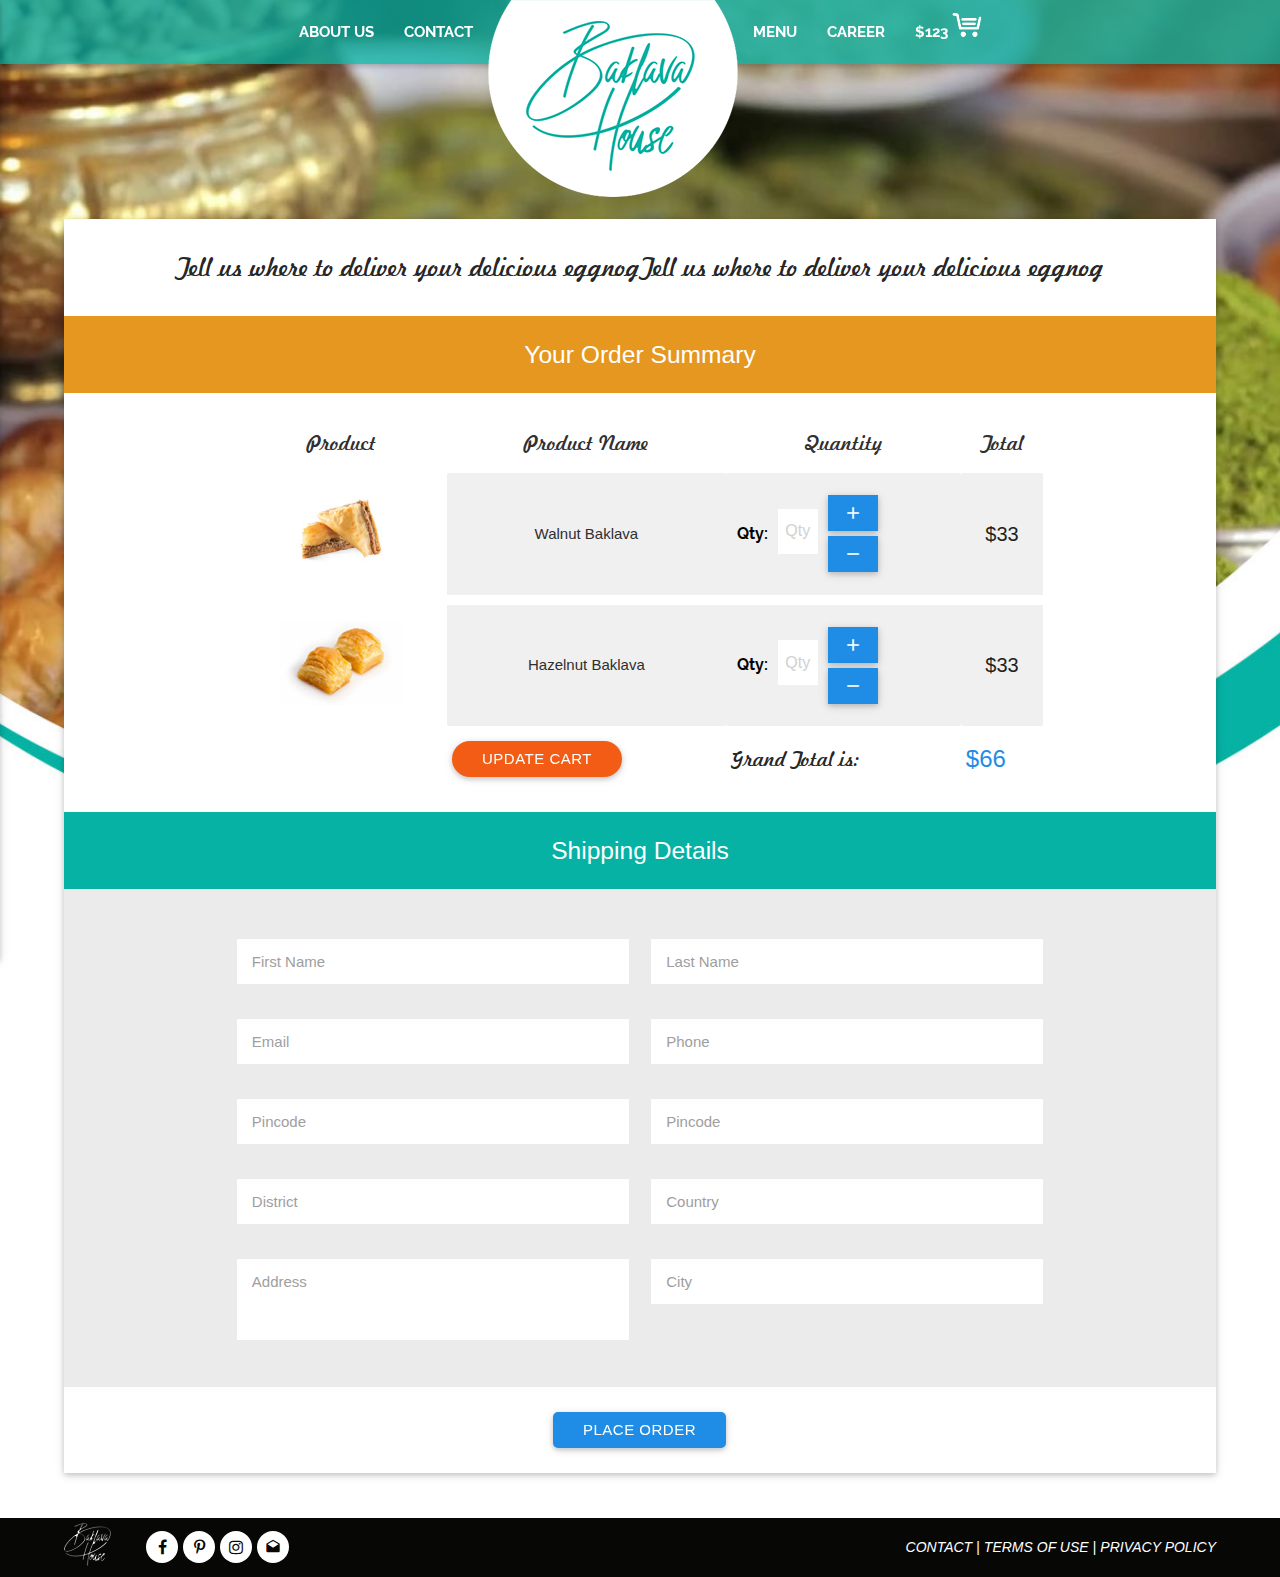
<file: checkout.html>
<!DOCTYPE html>
<!--[if lt IE 7]>      <html class="no-js lt-ie9 lt-ie8 lt-ie7" lang="en-US"> <![endif]-->
<!--[if IE 7]>         <html class="no-js lt-ie9 lt-ie8" lang="en-US"> <![endif]-->
<!--[if IE 8]>         <html class="no-js lt-ie9" lang="en-US"> <![endif]-->
<!--[if gt IE 8]><!-->
<html class="no-js" lang="en-US">
<!--<![endif]-->

<head>
  <meta charset="utf-8" />
  <meta content="IE=edge" http-equiv="X-UA-Compatible" />
  <meta content="width=device-width, initial-scale=1" name="viewport" />
  <title>Baklava House | Checkout</title>
  <!-- SEO Related Meta Data -->
  <meta content="" name="keywords" />
  <meta content="" name="author" />
  <meta content="" name="description" />
  <!-- Open Graph Meta Data -->
  <meta content="" property="og:image" />
  <meta content="" property="og:description" />
  <meta content="Baklava House" property="og:title" />
  <!-- Twitter Meta Data -->
  <meta content="Baklava House" name="twitter:title" />
  <!-- Custom Icons -->
  <!-- basic favicon -->
  <link href="favicon.ico" rel="shortcut icon" type="image/x-icon" />
  <!-- third-generation iPad with high-resolution Retina display: -->
  <link href="" rel="apple-touch-icon" sizes="144x144" />
  <!-- iPhone with high-resolution Retina display: -->
  <link href="" rel="apple-touch-icon" sizes="114x114" />
  <!-- first- and second-generation iPad: -->
  <link href="" rel="apple-touch-icon" sizes="72x72" />
  <!-- non-Retina iPhone, iPod Touch, and Android 2.1+ devices: -->
  <link href="" rel="apple-touch-icon" />
  <!--Import Google Icon Font-->
  <link href="//fonts.googleapis.com/icon?family=Material+Icons" rel="stylesheet">
  <!-- Style sheets -->
  <link href="css/lib/materialize.min.css" rel="stylesheet" media="screen,print" />
  <link href="css/lib/font-awesome.min.css" rel="stylesheet" media="screen,print" />
  <link href="css/style.css" rel="stylesheet" media="screen,print"/>
  <link href="css/responsivestyle.css" rel="stylesheet" media="screen,print"/>
  <!-- HTML5 shim and Respond.js for IE8 support of HTML5 elements and media queries -->
  <!--[if lt IE 9]>
        <script src="https://oss.maxcdn.com/html5shiv/3.7.2/html5shiv.min.js"></script>
        <script src="https://oss.maxcdn.com/respond/1.4.2/respond.min.js"></script>
      <![endif]-->
</head>

<body>
  <!--[if lt IE 8]>
      <p class="browserupgrade">You are using an <strong>outdated</strong> browser. Please <a href="http://browsehappy.com/">upgrade your browser</a> to improve your experience.</p>
    <![endif]-->

  <!-- Navigation cum header -->
    <header class="bkh-header">
      <nav class="bkh-nav">
        <div class="nav-wrapper">
          <a href="#" data-activates="mobile-demo" class="button-collapse"><i class="material-icons">menu</i></a>
          <div class="bkh-nav-wrapper">
            <ul id="nav-mobile" class="hide-on-med-and-down">
              <li><a href="about-us.html">About Us</a></li>
              <li><a href="contact-us.html">Contact</a></li>
            </ul>
            <a href="index.html" class="brand-logo"><img src="img/logo-small.png" alt="BKHLogo" class="responsive-img" /></a>
            <ul id="nav-mobile" class="hide-on-med-and-down">
              <li><a href="menu.html">Menu</a></li>
              <li><a href="career-new.html">Career</a></li>
              <li><a href="checkout.html">
                <span class="bkh-header-cart-value">$123</span> <img src="img/cart.png" alt="BKHCart" /></a>
              </li>
            </ul>
          </div>
          <ul class="side-nav bkh-side-nav" id="mobile-demo">
            <li><a href="about-us.html">About Us</a></li>
            <li><a href="contact-us.html">Contact</a></li>
            <li><a href="menu.html">Menu</a></li>
            <li><a href="career-new.html">Career</a></li>
            <li><a href="checkout.html">
              <span class="bkh-header-cart-value">$123 </span>
              <img src="img/cart.png" alt="BKHCart" /></a>
            </li>
          </ul>
        </div>
      </nav>
    </header>
  <!-- End Navigation cum header -->

  <main>
    <!-- Banner -->
      <div class="bkh-menu-banner"></div>
    <!-- End Banner -->

    <!-- Checkout -->
      <div class="bkh-checkout-container">
        <div class="container custom-container">
          <div class="row">
            <div class="col s12">
              <div class="bkh-checkout-wrapper z-depth-1">
                <div class="bkh-checkout-title center-align">
                  <h5>Tell us where to deliver your delicious eggnogTell us where to deliver your delicious eggnog</h5>
                </div>
                <div class="bkh-checkout-order-wrapper">
                  <div class="bkh-checkout-order-title walnut-bgcolor center-align">
                    <h5>Your Order Summary</h5>
                  </div>
                  <div class="bkh-checkout-order-body">
                    <div class="container">
                      <form method="post" action="">
                        <div class="bkh-checkout-order-summary-table-wrapper">
                          <table class="highlight centered bkh-checkout-order-summary-table">
                            <thead>
                              <tr>
                                <th>Product</th>
                                <th>Product Name</th>
                                <th>Quantity</th>
                                <th>Total</th>
                              </tr>
                            </thead>

                            <tbody>
                              <tr>
                                <td>
                                  <img src="img/food-item-small1.jpg" class="responsive-img summary-cart-img" alt="BKHFoodItem" />
                                </td>
                                <td class="bkh-checkout-order-prod-name">Walnut Baklava</td>
                                <td>
                                  <div class="bkh-chkout-order-input-wrapper valign-wrapper">
                                    <label for="qty" class="bkh-menu-qty-label valign">Qty:</label>
                                    <div class="input-field">
                                      <input placeholder="Qty" id="qty" type="text" name="quant[1]" class="input-number" value="" min="0" max="100" />
                                    </div>
                                    <div class="btn-wrapper">
                                      <button type="button" class="btn btn-number"  data-type="plus" data-field="quant[1]"><i class="material-icons">add</i>
                                      </button>
                                      <button type="button" class="btn btn-number" data-type="minus" data-field="quant[1]">
                                        <i class="material-icons">remove</i>
                                      </button>
                                    </div>
                                  </div>
                                </td>
                                <td class="bkh-checkout-order-summary-price">$33</td>
                              </tr>
                              <tr>
                                <td>
                                  <img src="img/food-item-small2.jpg" class="responsive-img summary-cart-img" alt="BKHFoodItem" />
                                </td>
                                <td class="bkh-checkout-order-prod-name">Hazelnut Baklava</td>
                                <td>
                                  <div class="bkh-chkout-order-input-wrapper valign-wrapper">
                                    <label for="qty" class="bkh-menu-qty-label valign">Qty:</label>
                                    <div class="input-field">
                                      <input placeholder="Qty" id="qty" type="text" name="quant[2]" class="input-number" value="" min="0" max="100" />
                                    </div>
                                    <div class="btn-wrapper">
                                      <button type="button" class="btn btn-number"  data-type="plus" data-field="quant[2]"><i class="material-icons">add</i>
                                      </button>
                                      <button type="button" class="btn btn-number" data-type="minus" data-field="quant[2]">
                                        <i class="material-icons">remove</i>
                                      </button>
                                    </div>
                                  </div>
                                </td>
                                <td class="bkh-checkout-order-summary-price">$33</td>
                              </tr>
                            </tbody>
                            <tfoot>
                              <tr>
                                <td>&nbsp;</td>
                                <td>
                                  <button class="btn waves-effect waves-light bkh-checkout-order-summary-update">UPDATE CART</button>
                                </td>
                                <td class="order-grand-total-text">
                                  Grand Total is:
                                </td>
                                <td class="order-grand-total">
                                  $66
                                </td>
                              </tr>
                            </tfoot>
                          </table>
                        </div>
                      </form>
                    </div>
                  </div>
                </div>
                <div class="bkh-checkout-shipping-wrapper">
                  <div class="bkh-checkout-shipping-title pistachio-bgcolor center-align">
                    <h5>Shipping Details</h5>
                  </div>
                  <div class="bkh-checkout-shipping-body">
                    <div class="bkh-checkout-shipping-form-wrapper">
                      <form method="post" action="" name="shipping-details" class="bkh-checkout-shipping-details-form">
                        <div class="container">
                          <div class="row">
                            <div class="input-field col m6 s12">
                              <input id="first_name" type="text" class="validate shipping-input" name="fname">
                              <label for="first_name" data-error="Error" data-success="Success">First Name</label>
                            </div>
                            <div class="input-field col m6 s12">
                              <input id="last_name" type="text" class="validate shipping-input" name="lname">
                              <label for="last_name" data-error="Error" data-success="Success">Last Name</label>
                            </div>
                            <div class="input-field col m6 s12">
                              <input id="email" type="email" class="validate shipping-input" name="email">
                              <label for="email" data-error="Error" data-success="Success">Email</label>
                            </div>
                            <div class="input-field col m6 s12">
                              <input id="phone" type="tel" class="validate shipping-input" name="phone">
                              <label for="phone" data-error="Error" data-success="Success">Phone</label>
                            </div>
                            <div class="input-field col m6 s12">
                              <input id="pincode" type="text" class="validate shipping-input" name="pincode">
                              <label for="pincode" data-error="Error" data-success="Success">Pincode</label>
                            </div>
                            <div class="input-field col m6 s12">
                              <input id="state" type="text" class="validate shipping-input" name="state">
                              <label for="state" data-error="Error" data-success="Success">Pincode</label>
                            </div>
                            <div class="input-field col m6 s12">
                              <input id="district" type="text" class="validate shipping-input" name="district">
                              <label for="district" data-error="Error" data-success="Success">District</label>
                            </div>
                            <div class="input-field col m6 s12">
                              <input id="country" type="text" class="validate shipping-input" name="country">
                              <label for="country" data-error="Error" data-success="Success">Country</label>
                            </div>
                            <div class="input-field col m6 s12">
                              <textarea id="country" name="address" class="materialize-textarea shipping-textarea"></textarea>
                              <label for="country" data-error="Error" data-success="Success">Address</label>
                            </div>
                            <div class="input-field col m6 s12">
                              <input id="city" type="text" class="validate shipping-input" name="city">
                              <label for="city" data-error="Error" data-success="Success">City</label>
                            </div>
                          </div>
                        </div>
                        <div class="bkh-checkout-shipping-form-submit center-align">
                          <button type="submit" class="btn waves-effect waves-light">PLACE ORDER</button>
                        </div>
                      </form>
                    </div>
                  </div>
                </div>
              </div>
            </div>
          </div>
        </div>
      </div>
    <!-- End Checkout -->
  </main>

  <!-- Footer -->
    <footer class="bkh-footer">
      <div class="container custom-container">
        <div class="bkh-footer-wrapper">
          <div class="bkh-footer-logo">
            <a href="#!"><img src="img/footer-logo.png" class="responsive-img" alt="BKHLogo" /></a>
          </div>
          <div class="bkh-footer-social-navbar">
            <ul class="list-inline bkh-footer-social-navs">
              <li><a href="#!"><i class="fa fa-facebook" aria-hidden="true"></i></a></li>
              <li><a href="#!"><i class="fa fa-pinterest-p" aria-hidden="true"></i></a></li>
              <li><a href="#!"><i class="fa fa-instagram" aria-hidden="true"></i></a></li>
              <li><a href="#!"><i class="material-icons">drafts</i></a></li>
            </ul>
          </div>
          <div class="bkh-footer-navbar">
            <ul class="list-inline bkh-footer-navs">
              <li><a href="#!">Contact |</a></li>
              <li><a href="#!">Terms of use |</a></li>
              <li><a href="#!">Privacy Policy</a></li>
            </ul>
          </div>
        </div>
      </div>
    </footer>
  <!-- End Footer -->

  <!-- Start: Scripts -->
  <script src="js/lib/jquery-3.1.1.min.js"></script>
  <script src="js/lib/modernizr-2.8.3-respond-1.4.2.min.js"></script>
  <script src="js/lib/materialize.min.js"></script>
  <script src="js/script.js"></script>
  <!-- End: Scripts -->
</body>

</html>
</file>
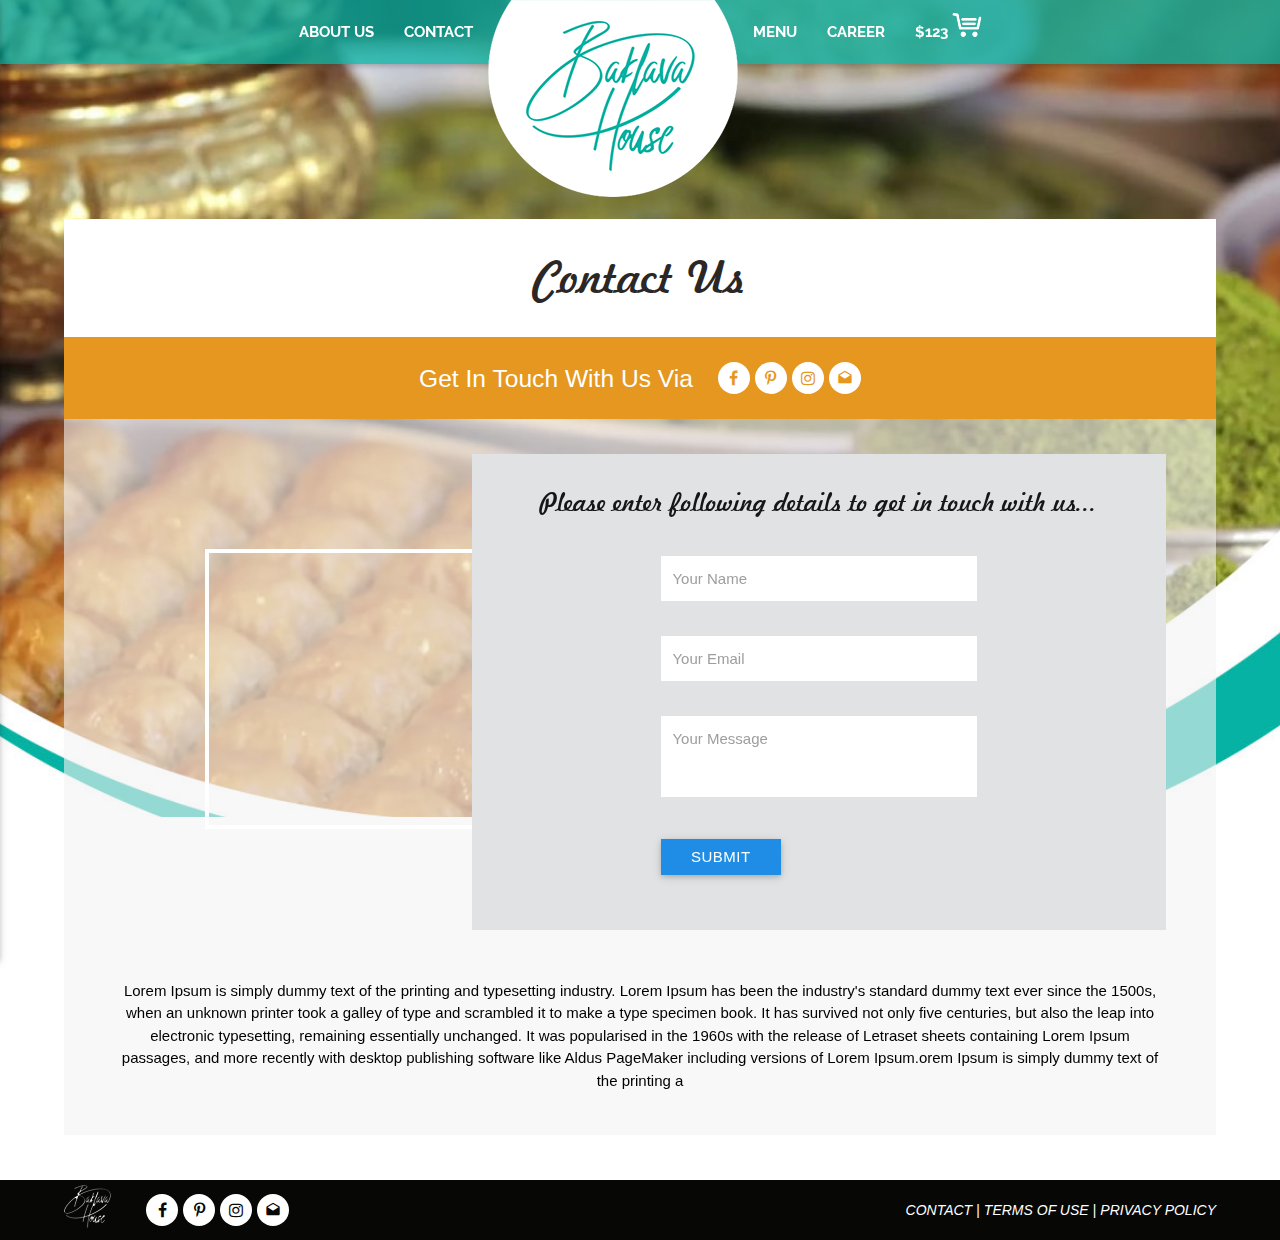
<file: contact-us.html>
<!DOCTYPE html>
<!--[if lt IE 7]>      <html class="no-js lt-ie9 lt-ie8 lt-ie7" lang="en-US"> <![endif]-->
<!--[if IE 7]>         <html class="no-js lt-ie9 lt-ie8" lang="en-US"> <![endif]-->
<!--[if IE 8]>         <html class="no-js lt-ie9" lang="en-US"> <![endif]-->
<!--[if gt IE 8]><!-->
<html class="no-js" lang="en-US">
<!--<![endif]-->

<head>
  <meta charset="utf-8" />
  <meta content="IE=edge" http-equiv="X-UA-Compatible" />
  <meta content="width=device-width, initial-scale=1" name="viewport" />
  <title>Baklava House | Contact Us</title>
  <!-- SEO Related Meta Data -->
  <meta content="" name="keywords" />
  <meta content="" name="author" />
  <meta content="" name="description" />
  <!-- Open Graph Meta Data -->
  <meta content="" property="og:image" />
  <meta content="" property="og:description" />
  <meta content="Baklava House" property="og:title" />
  <!-- Twitter Meta Data -->
  <meta content="Baklava House" name="twitter:title" />
  <!-- Custom Icons -->
  <!-- basic favicon -->
  <link href="favicon.ico" rel="shortcut icon" type="image/x-icon" />
  <!-- third-generation iPad with high-resolution Retina display: -->
  <link href="" rel="apple-touch-icon" sizes="144x144" />
  <!-- iPhone with high-resolution Retina display: -->
  <link href="" rel="apple-touch-icon" sizes="114x114" />
  <!-- first- and second-generation iPad: -->
  <link href="" rel="apple-touch-icon" sizes="72x72" />
  <!-- non-Retina iPhone, iPod Touch, and Android 2.1+ devices: -->
  <link href="" rel="apple-touch-icon" />
  <!--Import Google Icon Font-->
  <link href="//fonts.googleapis.com/icon?family=Material+Icons" rel="stylesheet">
  <!-- Style sheets -->
  <link href="css/lib/materialize.min.css" rel="stylesheet" media="screen,print" />
  <link href="css/lib/font-awesome.min.css" rel="stylesheet" media="screen,print" />
  <link href="css/style.css" rel="stylesheet" media="screen,print"/>
  <link href="css/responsivestyle.css" rel="stylesheet" media="screen,print"/>
  <!-- HTML5 shim and Respond.js for IE8 support of HTML5 elements and media queries -->
  <!--[if lt IE 9]>
        <script src="https://oss.maxcdn.com/html5shiv/3.7.2/html5shiv.min.js"></script>
        <script src="https://oss.maxcdn.com/respond/1.4.2/respond.min.js"></script>
      <![endif]-->
</head>

<body>
  <!--[if lt IE 8]>
      <p class="browserupgrade">You are using an <strong>outdated</strong> browser. Please <a href="http://browsehappy.com/">upgrade your browser</a> to improve your experience.</p>
    <![endif]-->

  <!-- Navigation cum header -->
    <header class="bkh-header">
      <nav class="bkh-nav">
        <div class="nav-wrapper">
          <a href="#" data-activates="mobile-demo" class="button-collapse"><i class="material-icons">menu</i></a>
          <div class="bkh-nav-wrapper">
            <ul id="nav-mobile" class="hide-on-med-and-down">
              <li><a href="about-us.html">About Us</a></li>
              <li><a href="contact-us.html">Contact</a></li>
            </ul>
            <a href="index.html" class="brand-logo"><img src="img/logo-small.png" alt="BKHLogo" class="responsive-img" /></a>
            <ul id="nav-mobile" class="hide-on-med-and-down">
              <li><a href="menu.html">Menu</a></li>
              <li><a href="career-new.html">Career</a></li>
              <li><a href="checkout.html">
                <span class="bkh-header-cart-value">$123</span> <img src="img/cart.png" alt="BKHCart" /></a>
              </li>
            </ul>
          </div>
          <ul class="side-nav bkh-side-nav" id="mobile-demo">
            <li><a href="about-us.html">About Us</a></li>
            <li><a href="contact-us.html">Contact</a></li>
            <li><a href="menu.html">Menu</a></li>
            <li><a href="career-new.html">Career</a></li>
            <li><a href="checkout.html">
              <span class="bkh-header-cart-value">$123 </span>
              <img src="img/cart.png" alt="BKHCart" /></a>
            </li>
          </ul>
        </div>
      </nav>
    </header>
  <!-- End Navigation cum header -->

  <main>
    <!-- Banner -->
      <div class="bkh-menu-banner"></div>
    <!-- End Banner -->

    <!-- Contact Us -->
      <div class="bkh-contact-container">
        <div class="container custom-container">
          <div class="row">
            <div class="col s12">
              <div class="bkh-contact-wrapper">
                <div class="bkh-contact-header center-align">
                  <h3>Contact Us</h3>
                </div>
                <div class="bkh-contact-title walnut-bgcolor center-align">
                  <div class="bkh-contact-title-wrap">
                    <h5>Get in touch with us via</h5>
                    <ul class="list-inline bkh-contact-social-navs">
                      <li><a href="#!"><i class="fa fa-facebook" aria-hidden="true"></i></a></li>
                      <li><a href="#!"><i class="fa fa-pinterest-p" aria-hidden="true"></i></a></li>
                      <li><a href="#!"><i class="fa fa-instagram" aria-hidden="true"></i></a></li>
                      <li><a href="#!"><i class="material-icons">drafts</i></a></li>
                    </ul>
                  </div>
                </div>
                <div class="bkh-contact-body">
                  <div class="bkh-contact-body-upper">
                    <div class="row">
                      <div class="bkh-contact-body-upper-wrapper">
                        <div class="col l4 m5 s12">
                          <div class="bkh-contact-map-wrap">
                            <iframe src="https://www.google.com/maps/embed?pb=!1m18!1m12!1m3!1d6492.186458509309!2d-119.9312322296083!3d46.831322919795014!2m3!1f0!2f0!3f0!3m2!1i1024!2i768!4f13.1!3m3!1m2!1s0x5499a52629693d95%3A0xc3d19fa0f99f73b3!2sBeverly%2C+WA%2C+USA!5e0!3m2!1sen!2sin!4v1490621113694" width="100%" height="100%" frameborder="0" allowfullscreen class="bkh-contact-map hoverable"></iframe>
                          </div>
                        </div>
                        <div class="col l8 m7 s12 bkh-contact-form-col">
                          <div class="bkh-contact-form-wrap">
                            <form method="post" action="">
                              <div class="bkh-contact-form-title center-align">
                                <h5>Please enter following details to get in touch with us...</h5>
                              </div>
                              <div class="row">
                                <div class="input-field col offset-l3 l6 offset-m2 m8 s12">
                                  <input type="text" name="name" id="name" class="validate bkh-contact-input">
                                  <label for="name" data-error="Error" data-success="Success" class="active-label">Your Name</label>
                                </div>
                                <div class="input-field col offset-l3 l6 offset-m2 m8 s12">
                                  <input type="email" name="email" id="email" class="validate bkh-contact-input">
                                  <label for="email" data-error="Error" data-success="Success" class="active-label">Your Email</label>
                                </div>
                                <div class="input-field col offset-l3 l6 offset-m2 m8 s12">
                                  <textarea id="msg" name="msg" class="materialize-textarea validate bkh-contact-input" data-length="500"></textarea>
                                  <label for="msg" data-error="Error" data-success="Success">Your Message</label>
                                </div>
                                <div class="input-field col offset-l3 l6 offset-m2 m8 s12">
                                  <button type="submit" class="btn waves-effect waves-light bkh-contact-form-submit">Submit</button>
                                </div>
                              </div>
                            </form>
                          </div>
                        </div>
                      </div>
                    </div>
                  </div>
                  <div class="bkh-contact-text">
                    <p class="bkh-contact-content">
                      Lorem Ipsum is simply dummy text of the printing and typesetting industry. Lorem Ipsum has been the industry's standard dummy text ever since the 1500s, when an unknown printer took a galley of type and scrambled it to make a type specimen book. It has survived not only five centuries, but also the leap into electronic typesetting, remaining essentially unchanged. It was popularised in the 1960s with the release of Letraset sheets containing Lorem Ipsum passages, and more recently with desktop publishing software like Aldus PageMaker including versions of Lorem Ipsum.orem Ipsum is simply dummy text of the printing a
                    </p>
                  </div>
                </div>
              </div>
            </div>
          </div>
        </div>
      </div>
    <!-- End Contact Us -->
  </main>

  <!-- Footer -->
    <footer class="bkh-footer">
      <div class="container custom-container">
        <div class="bkh-footer-wrapper">
          <div class="bkh-footer-logo">
            <a href="#!"><img src="img/footer-logo.png" class="responsive-img" alt="BKHLogo" /></a>
          </div>
          <div class="bkh-footer-social-navbar">
            <ul class="list-inline bkh-footer-social-navs">
              <li><a href="#!"><i class="fa fa-facebook" aria-hidden="true"></i></a></li>
              <li><a href="#!"><i class="fa fa-pinterest-p" aria-hidden="true"></i></a></li>
              <li><a href="#!"><i class="fa fa-instagram" aria-hidden="true"></i></a></li>
              <li><a href="#!"><i class="material-icons">drafts</i></a></li>
            </ul>
          </div>
          <div class="bkh-footer-navbar">
            <ul class="list-inline bkh-footer-navs">
              <li><a href="#!">Contact |</a></li>
              <li><a href="#!">Terms of use |</a></li>
              <li><a href="#!">Privacy Policy</a></li>
            </ul>
          </div>
        </div>
      </div>
    </footer>
  <!-- End Footer -->

  <!-- Start: Scripts -->
  <script src="js/lib/jquery-3.1.1.min.js"></script>
  <script src="js/lib/modernizr-2.8.3-respond-1.4.2.min.js"></script>
  <script src="js/lib/materialize.min.js"></script>
  <script src="js/script.js"></script>
  <!-- End: Scripts -->
</body>

</html>
</file>
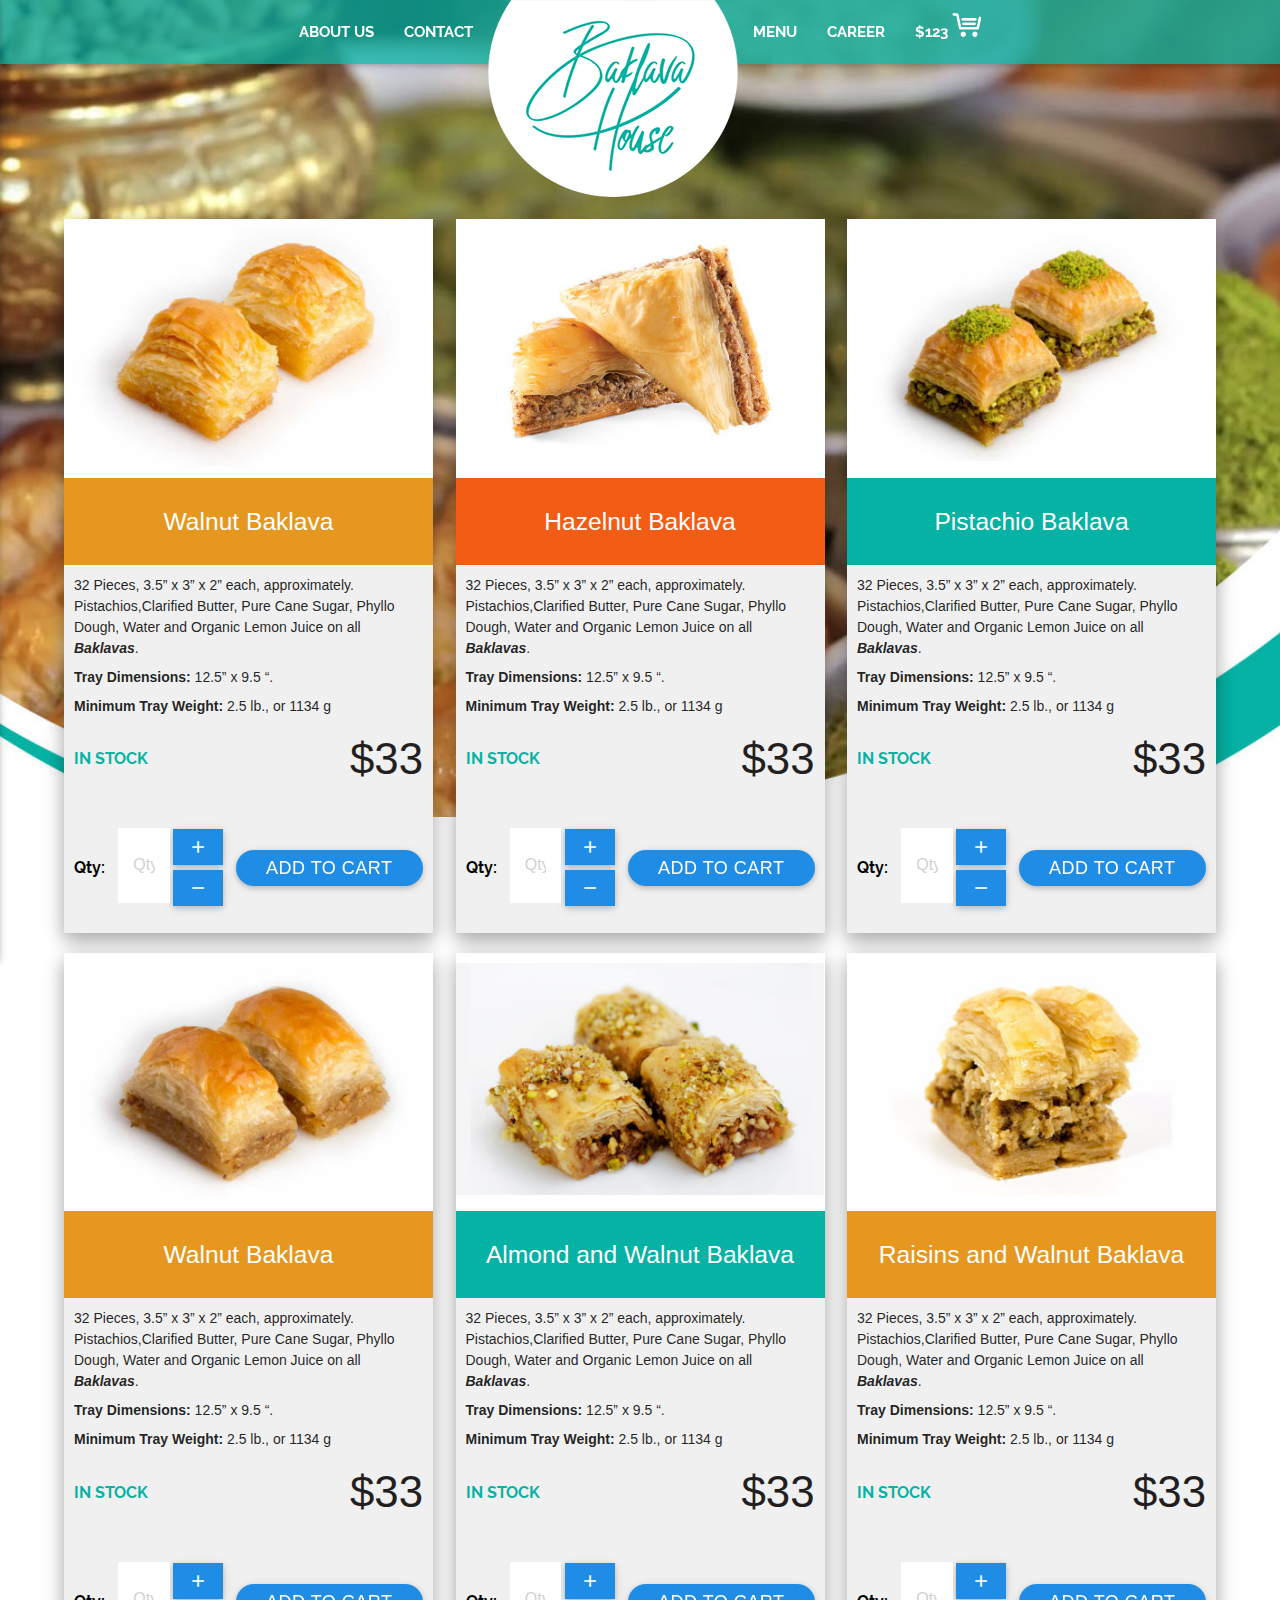
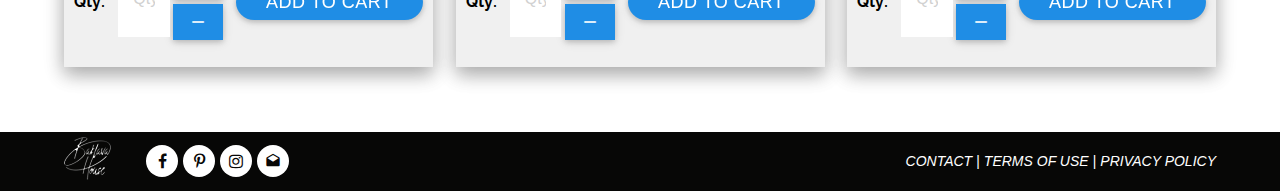
<file: menu.html>
<!DOCTYPE html>
<!--[if lt IE 7]>      <html class="no-js lt-ie9 lt-ie8 lt-ie7" lang="en-US"> <![endif]-->
<!--[if IE 7]>         <html class="no-js lt-ie9 lt-ie8" lang="en-US"> <![endif]-->
<!--[if IE 8]>         <html class="no-js lt-ie9" lang="en-US"> <![endif]-->
<!--[if gt IE 8]><!-->
<html class="no-js" lang="en-US">
<!--<![endif]-->

<head>
  <meta charset="utf-8" />
  <meta content="IE=edge" http-equiv="X-UA-Compatible" />
  <meta content="width=device-width, initial-scale=1" name="viewport" />
  <title>Baklava House | Menu</title>
  <!-- SEO Related Meta Data -->
  <meta content="" name="keywords" />
  <meta content="" name="author" />
  <meta content="" name="description" />
  <!-- Open Graph Meta Data -->
  <meta content="" property="og:image" />
  <meta content="" property="og:description" />
  <meta content="Baklava House" property="og:title" />
  <!-- Twitter Meta Data -->
  <meta content="Baklava House" name="twitter:title" />
  <!-- Custom Icons -->
  <!-- basic favicon -->
  <link href="favicon.ico" rel="shortcut icon" type="image/x-icon" />
  <!-- third-generation iPad with high-resolution Retina display: -->
  <link href="" rel="apple-touch-icon" sizes="144x144" />
  <!-- iPhone with high-resolution Retina display: -->
  <link href="" rel="apple-touch-icon" sizes="114x114" />
  <!-- first- and second-generation iPad: -->
  <link href="" rel="apple-touch-icon" sizes="72x72" />
  <!-- non-Retina iPhone, iPod Touch, and Android 2.1+ devices: -->
  <link href="" rel="apple-touch-icon" />
  <!--Import Google Icon Font-->
  <link href="//fonts.googleapis.com/icon?family=Material+Icons" rel="stylesheet">
  <!-- Style sheets -->
  <link href="css/lib/materialize.min.css" rel="stylesheet" media="screen,print" />
  <link href="css/lib/font-awesome.min.css" rel="stylesheet" media="screen,print" />
  <link href="css/style.css" rel="stylesheet" media="screen,print"/>
  <link href="css/responsivestyle.css" rel="stylesheet" media="screen,print"/>
  <!-- HTML5 shim and Respond.js for IE8 support of HTML5 elements and media queries -->
  <!--[if lt IE 9]>
        <script src="https://oss.maxcdn.com/html5shiv/3.7.2/html5shiv.min.js"></script>
        <script src="https://oss.maxcdn.com/respond/1.4.2/respond.min.js"></script>
      <![endif]-->
</head>

<body>
  <!--[if lt IE 8]>
      <p class="browserupgrade">You are using an <strong>outdated</strong> browser. Please <a href="http://browsehappy.com/">upgrade your browser</a> to improve your experience.</p>
    <![endif]-->

  <!-- Navigation cum header -->
    <header class="bkh-header">
      <nav class="bkh-nav">
        <div class="nav-wrapper">
          <a href="#" data-activates="mobile-demo" class="button-collapse"><i class="material-icons">menu</i></a>
          <div class="bkh-nav-wrapper">
            <ul id="nav-mobile" class="hide-on-med-and-down">
              <li><a href="about-us.html">About Us</a></li>
              <li><a href="contact-us.html">Contact</a></li>
            </ul>
            <a href="index.html" class="brand-logo"><img src="img/logo-small.png" alt="BKHLogo" class="responsive-img" /></a>
            <ul id="nav-mobile" class="hide-on-med-and-down">
              <li><a href="menu.html">Menu</a></li>
              <li><a href="career-new.html">Career</a></li>
              <li><a href="checkout.html">
                <span class="bkh-header-cart-value">$123</span> <img src="img/cart.png" alt="BKHCart" /></a>
              </li>
            </ul>
          </div>
          <ul class="side-nav bkh-side-nav" id="mobile-demo">
            <li><a href="about-us.html">About Us</a></li>
            <li><a href="contact-us.html">Contact</a></li>
            <li><a href="menu.html">Menu</a></li>
            <li><a href="career-new.html">Career</a></li>
            <li><a href="checkout.html">
              <span class="bkh-header-cart-value">$123 </span>
              <img src="img/cart.png" alt="BKHCart" /></a>
            </li>
          </ul>
        </div>
      </nav>
    </header>
  <!-- End Navigation cum header -->

  <main>
    <!-- Banner -->
      <div class="bkh-menu-banner"></div>
    <!-- End Banner -->

    <!-- Menu List -->
      <div class="bkh-menu-wrapper">
        <div class="container custom-container">
          <div class="row">
            <div class="col l4 m6 s12">
              <div class="bkh-menu-list-item z-depth-2">
                <div class="bkh-menu-item-featured-img-wrap center-align">
                  <img src="img/food-item1.jpg" alt="BKHFoodItem" class="responsive-img bkh-menu-item-featured-img" />
                </div>
                <div class="bkh-menu-item-name walnut-bgcolor center-align">
                  <h5 class="bkh-menu-item-name">Walnut Baklava</h5>
                </div>
                <div class="bkh-menu-item-body">
                  <div class="bkh-menu-item-description">
                    <p class="bkh-menu-item-details">
                      32 Pieces, 3.5” x  3”  x  2” each, approximately.
                      Pistachios,Clarified Butter, Pure Cane Sugar, Phyllo Dough, Water and Organic Lemon Juice on all <b><em>Baklavas</em></b>.
                    </p>
                    <p class="bkh-menu-item-details"><b>Tray Dimensions:</b> 12.5”  x   9.5 “.</p>
                    <p class="bkh-menu-item-details"><b>Minimum Tray Weight:</b> 2.5 lb., or 1134 g</p>
                  </div>
                  <div class="bkh-menu-item-availability">
                    <div class="row">
                      <div class="valign-wrapper">
                        <div class="col s6 left-align">
                          <h4 class="bkh-menu-item-avail-status valign">in stock</h4>
                        </div>
                        <div class="col s6 right-align">
                          <h3 class="bkh-menu-item-price valign">$33</h3>
                        </div>
                      </div>
                    </div>
                  </div>
                  <div class="bkh-menu-item-cart-add">
                    <form method="post" action="" name="addtocart">
                      <div class="row">
                        <div class="valign-wrapper">
                          <div class="col s5">
                            <div class="input-wrapper valign-wrapper">
                              <label for="qty" class="bkh-menu-qty-label col s2 valign">Qty:</label>
                              <div class="input-field col s4">
                                <input placeholder="Qty" id="qty" type="text" name="quant[1]" class="input-number" value="" min="0" max="100" />
                              </div>
                              <div class="btn-wrapper col s4">
                                <button type="button" class="btn btn-number"  data-type="plus" data-field="quant[1]"><i class="material-icons">add</i>
                                </button>
                                <button type="button" class="btn btn-number" data-type="minus" data-field="quant[1]">
                                  <i class="material-icons">remove</i>
                                </button>
                              </div>
                            </div>
                          </div>
                          <div class="col s7 right-align">
                            <button class="waves-effect waves-light btn bkh-add-to-cart" type="button">
                              <span class="bkh-cart-text">ADD TO CART</span>
                              <img src="img/cart.png" alt="BKHCart" class="bkh-cart-mobile">
                            </button>
                          </div>
                        </div>
                      </div>
                    </form>
                  </div>
                </div>
              </div>
            </div>
            <div class="col l4 m6 s12">
              <div class="bkh-menu-list-item z-depth-2">
                <div class="bkh-menu-item-featured-img-wrap center-align">
                  <img src="img/food-item2.jpg" alt="BKHFoodItem" class="responsive-img bkh-menu-item-featured-img" />
                </div>
                <div class="bkh-menu-item-name hazelnut-bgcolor center-align">
                  <h5 class="bkh-menu-item-name">Hazelnut Baklava</h5>
                </div>
                <div class="bkh-menu-item-body">
                  <div class="bkh-menu-item-description">
                    <p class="bkh-menu-item-details">
                      32 Pieces, 3.5” x  3”  x  2” each, approximately.
                      Pistachios,Clarified Butter, Pure Cane Sugar, Phyllo Dough, Water and Organic Lemon Juice on all <b><em>Baklavas</em></b>.
                    </p>
                    <p class="bkh-menu-item-details"><b>Tray Dimensions:</b> 12.5”  x   9.5 “.</p>
                    <p class="bkh-menu-item-details"><b>Minimum Tray Weight:</b> 2.5 lb., or 1134 g</p>
                  </div>
                  <div class="bkh-menu-item-availability">
                    <div class="row">
                      <div class="valign-wrapper">
                        <div class="col s6 left-align">
                          <h4 class="bkh-menu-item-avail-status valign">in stock</h4>
                        </div>
                        <div class="col s6 right-align">
                          <h3 class="bkh-menu-item-price valign">$33</h3>
                        </div>
                      </div>
                    </div>
                  </div>
                  <div class="bkh-menu-item-cart-add">
                    <form method="post" action="" name="addtocart">
                      <div class="row">
                        <div class="valign-wrapper">
                          <div class="col s5">
                            <div class="input-wrapper valign-wrapper">
                              <label for="qty" class="bkh-menu-qty-label col s2 valign">Qty:</label>
                              <div class="input-field col s4">
                                <input placeholder="Qty" id="qty" type="text" name="quant[2]" class="input-number" value="" min="0" max="100" />
                              </div>
                              <div class="btn-wrapper col s4">
                                <button type="button" class="btn btn-number"  data-type="plus" data-field="quant[2]"><i class="material-icons">add</i>
                                </button>
                                <button type="button" class="btn btn-number" data-type="minus" data-field="quant[2]">
                                  <i class="material-icons">remove</i>
                                </button>
                              </div>
                            </div>
                          </div>
                          <div class="col s7 right-align">
                            <button class="waves-effect waves-light btn bkh-add-to-cart" type="button">
                              <span class="bkh-cart-text">ADD TO CART</span>
                              <img src="img/cart.png" alt="BKHCart" class="bkh-cart-mobile">
                            </button>
                          </div>
                        </div>
                      </div>
                    </form>
                  </div>
                </div>
              </div>
            </div>
            <div class="col l4 m6 s12">
              <div class="bkh-menu-list-item z-depth-2">
                <div class="bkh-menu-item-featured-img-wrap center-align">
                  <img src="img/food-item3.jpg" alt="BKHFoodItem" class="responsive-img bkh-menu-item-featured-img" />
                </div>
                <div class="bkh-menu-item-name pistachio-bgcolor center-align">
                  <h5 class="bkh-menu-item-name">Pistachio Baklava</h5>
                </div>
                <div class="bkh-menu-item-body">
                  <div class="bkh-menu-item-description">
                    <p class="bkh-menu-item-details">
                      32 Pieces, 3.5” x  3”  x  2” each, approximately.
                      Pistachios,Clarified Butter, Pure Cane Sugar, Phyllo Dough, Water and Organic Lemon Juice on all <b><em>Baklavas</em></b>.
                    </p>
                    <p class="bkh-menu-item-details"><b>Tray Dimensions:</b> 12.5”  x   9.5 “.</p>
                    <p class="bkh-menu-item-details"><b>Minimum Tray Weight:</b> 2.5 lb., or 1134 g</p>
                  </div>
                  <div class="bkh-menu-item-availability">
                    <div class="row">
                      <div class="valign-wrapper">
                        <div class="col s6 left-align">
                          <h4 class="bkh-menu-item-avail-status valign">in stock</h4>
                        </div>
                        <div class="col s6 right-align">
                          <h3 class="bkh-menu-item-price valign">$33</h3>
                        </div>
                      </div>
                    </div>
                  </div>
                  <div class="bkh-menu-item-cart-add">
                    <form method="post" action="" name="addtocart">
                      <div class="row">
                        <div class="valign-wrapper">
                          <div class="col s5">
                            <div class="input-wrapper valign-wrapper">
                              <label for="qty" class="bkh-menu-qty-label col s2 valign">Qty:</label>
                              <div class="input-field col s4">
                                <input placeholder="Qty" id="qty" type="text" name="quant[3]" class="input-number" value="" min="0" max="100" />
                              </div>
                              <div class="btn-wrapper col s4">
                                <button type="button" class="btn btn-number"  data-type="plus" data-field="quant[3]"><i class="material-icons">add</i>
                                </button>
                                <button type="button" class="btn btn-number" data-type="minus" data-field="quant[3]">
                                  <i class="material-icons">remove</i>
                                </button>
                              </div>
                            </div>
                          </div>
                          <div class="col s7 right-align">
                            <button class="waves-effect waves-light btn bkh-add-to-cart" type="button">
                              <span class="bkh-cart-text">ADD TO CART</span>
                              <img src="img/cart.png" alt="BKHCart" class="bkh-cart-mobile">
                            </button>
                          </div>
                        </div>
                      </div>
                    </form>
                  </div>
                </div>
              </div>
            </div>
            <div class="col l4 m6 s12">
              <div class="bkh-menu-list-item z-depth-2">
                <div class="bkh-menu-item-featured-img-wrap center-align">
                  <img src="img/food-item4.jpg" alt="BKHFoodItem" class="responsive-img bkh-menu-item-featured-img" />
                </div>
                <div class="bkh-menu-item-name walnut-bgcolor center-align">
                  <h5 class="bkh-menu-item-name">Walnut Baklava</h5>
                </div>
                <div class="bkh-menu-item-body">
                  <div class="bkh-menu-item-description">
                    <p class="bkh-menu-item-details">
                      32 Pieces, 3.5” x  3”  x  2” each, approximately.
                      Pistachios,Clarified Butter, Pure Cane Sugar, Phyllo Dough, Water and Organic Lemon Juice on all <b><em>Baklavas</em></b>.
                    </p>
                    <p class="bkh-menu-item-details"><b>Tray Dimensions:</b> 12.5”  x   9.5 “.</p>
                    <p class="bkh-menu-item-details"><b>Minimum Tray Weight:</b> 2.5 lb., or 1134 g</p>
                  </div>
                  <div class="bkh-menu-item-availability">
                    <div class="row">
                      <div class="valign-wrapper">
                        <div class="col s6 left-align">
                          <h4 class="bkh-menu-item-avail-status valign">in stock</h4>
                        </div>
                        <div class="col s6 right-align">
                          <h3 class="bkh-menu-item-price valign">$33</h3>
                        </div>
                      </div>
                    </div>
                  </div>
                  <div class="bkh-menu-item-cart-add">
                    <form method="post" action="" name="addtocart">
                      <div class="row">
                        <div class="valign-wrapper">
                          <div class="col s5">
                            <div class="input-wrapper valign-wrapper">
                              <label for="qty" class="bkh-menu-qty-label col s2 valign">Qty:</label>
                              <div class="input-field col s4">
                                <input placeholder="Qty" id="qty" type="text" name="quant[4]" class="input-number" value="" min="0" max="100" />
                              </div>
                              <div class="btn-wrapper col s4">
                                <button type="button" class="btn btn-number"  data-type="plus" data-field="quant[4]"><i class="material-icons">add</i>
                                </button>
                                <button type="button" class="btn btn-number" data-type="minus" data-field="quant[4]">
                                  <i class="material-icons">remove</i>
                                </button>
                              </div>
                            </div>
                          </div>
                          <div class="col s7 right-align">
                            <button class="waves-effect waves-light btn bkh-add-to-cart" type="button">
                              <span class="bkh-cart-text">ADD TO CART</span>
                              <img src="img/cart.png" alt="BKHCart" class="bkh-cart-mobile">
                            </button>
                          </div>
                        </div>
                      </div>
                    </form>
                  </div>
                </div>
              </div>
            </div>
            <div class="col l4 m6 s12">
              <div class="bkh-menu-list-item z-depth-2">
                <div class="bkh-menu-item-featured-img-wrap center-align">
                  <img src="img/food-item5.jpg" alt="BKHFoodItem" class="responsive-img bkh-menu-item-featured-img" />
                </div>
                <div class="bkh-menu-item-name pistachio-bgcolor center-align">
                  <h5 class="bkh-menu-item-name">Almond and Walnut Baklava</h5>
                </div>
                <div class="bkh-menu-item-body">
                  <div class="bkh-menu-item-description">
                    <p class="bkh-menu-item-details">
                      32 Pieces, 3.5” x  3”  x  2” each, approximately.
                      Pistachios,Clarified Butter, Pure Cane Sugar, Phyllo Dough, Water and Organic Lemon Juice on all <b><em>Baklavas</em></b>.
                    </p>
                    <p class="bkh-menu-item-details"><b>Tray Dimensions:</b> 12.5”  x   9.5 “.</p>
                    <p class="bkh-menu-item-details"><b>Minimum Tray Weight:</b> 2.5 lb., or 1134 g</p>
                  </div>
                  <div class="bkh-menu-item-availability">
                    <div class="row">
                      <div class="valign-wrapper">
                        <div class="col s6 left-align">
                          <h4 class="bkh-menu-item-avail-status valign">in stock</h4>
                        </div>
                        <div class="col s6 right-align">
                          <h3 class="bkh-menu-item-price valign">$33</h3>
                        </div>
                      </div>
                    </div>
                  </div>
                  <div class="bkh-menu-item-cart-add">
                    <form method="post" action="" name="addtocart">
                      <div class="row">
                        <div class="valign-wrapper">
                          <div class="col s5">
                            <div class="input-wrapper valign-wrapper">
                              <label for="qty" class="bkh-menu-qty-label col s2 valign">Qty:</label>
                              <div class="input-field col s4">
                                <input placeholder="Qty" id="qty" type="text" name="quant[5]" class="input-number" value="" min="0" max="100" />
                              </div>
                              <div class="btn-wrapper col s4">
                                <button type="button" class="btn btn-number"  data-type="plus" data-field="quant[5]"><i class="material-icons">add</i>
                                </button>
                                <button type="button" class="btn btn-number" data-type="minus" data-field="quant[5]">
                                  <i class="material-icons">remove</i>
                                </button>
                              </div>
                            </div>
                          </div>
                          <div class="col s7 right-align">
                            <button class="waves-effect waves-light btn bkh-add-to-cart" type="button">
                              <span class="bkh-cart-text">ADD TO CART</span>
                              <img src="img/cart.png" alt="BKHCart" class="bkh-cart-mobile">
                            </button>
                          </div>
                        </div>
                      </div>
                    </form>
                  </div>
                </div>
              </div>
            </div>
            <div class="col l4 m6 s12">
              <div class="bkh-menu-list-item z-depth-2">
                <div class="bkh-menu-item-featured-img-wrap center-align">
                  <img src="img/food-item6.jpg" alt="BKHFoodItem" class="responsive-img bkh-menu-item-featured-img" />
                </div>
                <div class="bkh-menu-item-name walnut-bgcolor center-align">
                  <h5 class="bkh-menu-item-name">Raisins and Walnut Baklava</h5>
                </div>
                <div class="bkh-menu-item-body">
                  <div class="bkh-menu-item-description">
                    <p class="bkh-menu-item-details">
                      32 Pieces, 3.5” x  3”  x  2” each, approximately.
                      Pistachios,Clarified Butter, Pure Cane Sugar, Phyllo Dough, Water and Organic Lemon Juice on all <b><em>Baklavas</em></b>.
                    </p>
                    <p class="bkh-menu-item-details"><b>Tray Dimensions:</b> 12.5”  x   9.5 “.</p>
                    <p class="bkh-menu-item-details"><b>Minimum Tray Weight:</b> 2.5 lb., or 1134 g</p>
                  </div>
                  <div class="bkh-menu-item-availability">
                    <div class="row">
                      <div class="valign-wrapper">
                        <div class="col s6 left-align">
                          <h4 class="bkh-menu-item-avail-status valign">in stock</h4>
                        </div>
                        <div class="col s6 right-align">
                          <h3 class="bkh-menu-item-price valign">$33</h3>
                        </div>
                      </div>
                    </div>
                  </div>
                  <div class="bkh-menu-item-cart-add">
                    <form method="post" action="" name="addtocart">
                      <div class="row">
                        <div class="valign-wrapper">
                          <div class="col s5">
                            <div class="input-wrapper valign-wrapper">
                              <label for="qty" class="bkh-menu-qty-label col s2 valign">Qty:</label>
                              <div class="input-field col s4">
                                <input placeholder="Qty" id="qty" type="text" name="quant[6]" class="input-number" value="" min="0" max="100" />
                              </div>
                              <div class="btn-wrapper col s4">
                                <button type="button" class="btn btn-number"  data-type="plus" data-field="quant[6]"><i class="material-icons">add</i>
                                </button>
                                <button type="button" class="btn btn-number" data-type="minus" data-field="quant[6]">
                                  <i class="material-icons">remove</i>
                                </button>
                              </div>
                            </div>
                          </div>
                          <div class="col s7 right-align">
                            <button class="waves-effect waves-light btn bkh-add-to-cart" type="button">
                              <span class="bkh-cart-text">ADD TO CART</span>
                              <img src="img/cart.png" alt="BKHCart" class="bkh-cart-mobile">
                            </button>
                          </div>
                        </div>
                      </div>
                    </form>
                  </div>
                </div>
              </div>
            </div>
          </div>
        </div>
      </div>
    <!-- End Menu List -->
  </main>

  <!-- Footer -->
    <footer class="bkh-footer">
      <div class="container custom-container">
        <div class="bkh-footer-wrapper">
          <div class="bkh-footer-logo">
            <a href="#!"><img src="img/footer-logo.png" class="responsive-img" alt="BKHLogo" /></a>
          </div>
          <div class="bkh-footer-social-navbar">
            <ul class="list-inline bkh-footer-social-navs">
              <li><a href="#!"><i class="fa fa-facebook" aria-hidden="true"></i></a></li>
              <li><a href="#!"><i class="fa fa-pinterest-p" aria-hidden="true"></i></a></li>
              <li><a href="#!"><i class="fa fa-instagram" aria-hidden="true"></i></a></li>
              <li><a href="#!"><i class="material-icons">drafts</i></a></li>
            </ul>
          </div>
          <div class="bkh-footer-navbar">
            <ul class="list-inline bkh-footer-navs">
              <li><a href="#!">Contact |</a></li>
              <li><a href="#!">Terms of use |</a></li>
              <li><a href="#!">Privacy Policy</a></li>
            </ul>
          </div>
        </div>
      </div>
    </footer>
  <!-- End Footer -->

  <!-- Start: Scripts -->
  <script src="js/lib/jquery-3.1.1.min.js"></script>
  <script src="js/lib/modernizr-2.8.3-respond-1.4.2.min.js"></script>
  <script src="js/lib/materialize.min.js"></script>
  <script src="js/script.js"></script>
  <!-- End: Scripts -->
</body>

</html>
</file>
<file: css/style.css>
/* Start: Universal Styling */

/* Including Fonts */

@font-face {
  font-family: 'Raleway Regular';
  src: url('../fonts/Raleway/Raleway-Regular.ttf') format('truetype');
}

@font-face {
  font-family: 'Raleway Bold';
  src: url('../fonts/Raleway/Raleway-Bold.ttf') format('truetype');
}

@font-face {
  font-family: 'Raleway Medium';
  src: url('../fonts/Raleway/Raleway-Medium.ttf') format('truetype');
}

@font-face {
  font-family: 'Raleway SemiBold';
  src: url('../fonts/Raleway/Raleway-SemiBold.ttf') format('truetype');
}

@font-face {
  font-family: 'Raleway Light';
  src: url('../fonts/Raleway/Raleway-Light.ttf') format('truetype');
}

@font-face {
  font-family: 'Freehand521 BT';
  src: url('../fonts/Freehand/tt1018m.ttf') format('truetype');
}

html, body {
  width: 100%;
  margin: 0;
  padding: 0;
}

html, body, main, aside, section, article, div, span, p, a, table, thead, tbody, tfoot, tr, td, th, ul, ol, li, dt, dl, label, input, textarea, button {
  font-family: 'Raleway Regular', sans-serif;
}

a, a:hover, a:visited, a:focus, a:active {
  text-decoration: none;
}

h1, h2, h3, h4, h5, h6 {
  margin: 0;
}

ul {
  margin: 0;
  padding: 0;
  list-style-type: none;
}

p {
  margin-top: 0px;
  margin-bottom: 8px;
}

.custom-container {
  width: 90%;
  max-width: 1800;
}

.walnut-bgcolor {
  background-color: #e5971f;
}

.hazelnut-bgcolor {
  background-color: #f25c15;
}

.pistachio-bgcolor {
  background-color: #06b2a3;
}

.pistachio-color {
  color: #06b2a3;
}

body {
  display: flex;
  min-height: 100vh;
  flex-direction: column;
}

main {
  flex: 1 0 auto;
}

/* Navigation CSS */
.bkh-header {
  z-index: 999;
}

.bkh-nav {
  background-color: rgba(6, 178, 163, 0.75);
}

.bkh-nav a,
.bkh-nav a > span {
  text-transform: uppercase;
  font-family: 'Raleway Bold';
}

.bkh-nav-wrapper {
  display: flex;
  flex-flow: row nowrap;
  justify-content: center;
  align-items: flex-start;
}

nav .brand-logo {
  position: static;
}

#bkh-header-cart,
#bkh-header-cart-mobile {
  color: #231f20;
  padding: 15px 10px;
}

.bkh-side-nav {
  background-color: rgba(6, 178, 163, 1);
}

.bkh-side-nav a,
.bkh-side-nav a > span {
  text-transform: uppercase;
  font-family: 'Raleway Bold';
  color: #fff;
}

.bkh-side-nav a > i {
  color: #fff!important;
}
/* End Navigation CSS */

/* Banner */
.bkh-menu-banner {
  background: url('../img/banner.jpg') no-repeat center center fixed;
  background-size: cover;
  height: 817px;
  position: absolute;
  top: 0;
  left: 0;
  width: 100%;
  z-index: -1;
}
/* End Banner */

/* Menu List */
.bkh-menu-wrapper {
  margin-top: 155px;
}

.bkh-menu-list-item {
  margin-bottom: 20px;
}

.bkh-menu-item-featured-img-wrap {
  background-color: #fff;
}

.bkh-menu-item-name {
  padding: 15px 0px;
  color: #fff;
}

.bkh-menu-item-body {
  background-color: #f0f0f0;
  padding: 10px 10px;
}

.bkh-menu-item-description .bkh-menu-item-details {
  font-size: 14px;
}

.bkh-menu-item-availability {
  padding: 10px 0px;
}

.bkh-menu-item-avail-status {
  text-transform: uppercase;
  font-family: 'Raleway Bold';
  color: #06b2a3;
  font-size: 16px;
}

.bkh-menu-item-price {
  color: #231f20;
}

.bkh-menu-item-cart-add .row {
  margin-bottom: 0px;
}

.bkh-menu-qty-label {
  font-family: 'Raleway Bold';
  color: #000;
  font-size: 16px;
  margin-left: 0!important;
  padding-left: 0!important;
}

.bkh-menu-item-cart-add .input-number {
  background-color: #fff;
  border: 1px #f0f0f0;
  text-align: center;
  padding: 15px;
  font-size: 16px;
}

.btn-wrapper .btn-number {
  background-color: #1f8de5;
  color: #fff;
  border-radius: 0px;
  padding-left: 15px;
  padding-right: 15px;
  font-size: 12px;
}

.btn-wrapper .btn-number + .btn-number {
  margin-top: 5px;
}

.bkh-add-to-cart {
  border-radius: 25px;
  background-color: #1f8de5;
  font-family: 'Raleway Bold';
  font-size: 1.2rem;
}
/* End Menu List */

/* Footer CSS */
.bkh-footer {
  background-color: #070706;
  padding: 5px 0px;
  margin-top: 25px;
  z-index: 11;
}

.bkh-footer-wrapper {
  display: -webkit-box;
  display: -webkit-flex;
  display: -ms-flexbox;
  display: flex;
  flex-flow: row wrap;
  justify-content: flex-start;
  align-items: center;
}

.bkh-footer-social-navbar {
  margin-left: 35px;
}

.bkh-footer-social-navs {
  display: -webkit-box;
  display: -webkit-flex;
  display: -ms-flexbox;
  display: flex;
  flex-flow: row wrap;
  justify-content: flex-start;
  align-items: center;
}

.bkh-footer-social-navs li + li {
  margin-left: 5px;
}

.bkh-footer-social-navs a i.fa,
.bkh-footer-social-navs a i.material-icons {
  color: #070706;
  width: 32px;
  height: 32px;
  line-height: 32px;
  background-color: #fff;
  border-radius: 50%;
  text-align: center;
  font-size: 16px;
}

.list-inline li{
  display: inline;
  list-style-type: none;
}

.bkh-footer-navbar {
  margin: auto 0 auto auto;
}

.bkh-footer-navs a {
  color: #fff;
  text-transform: uppercase;
  font-size: 14px;
  font-style: italic;
}
/* End Footer CSS */

/* Checkout Page CSS */
.bkh-checkout-container {
  margin-top: 155px;
}

.bkh-checkout-wrapper {
  background-color: #ffffff;
}

.bkh-checkout-title {
  padding: 35px 15px;
  font-family: 'Freehand521 BT';
}

.bkh-checkout-order-title,
.bkh-checkout-shipping-title {
  color: #fff;
  padding: 25px 15px;
}

.bkh-checkout-shipping-form-wrapper {
  background-color: #ebebeb;
  padding-top: 35px;
}

.bkh-checkout-shipping-form-submit {
  background-color: #ffffff;
  padding: 25px 15px;
}

.bkh-checkout-shipping-form-submit button {
  background-color: #1f8de5;
  color: #fff;
  border-radius: 5px;
}

.shipping-input {
  background-color: #fff!important;
  border-bottom: none!important;
}

.shipping-textarea {
  background-color: #fff!important;
  border-bottom: none!important;
}

.shipping-input + label,
.shipping-textarea + label {
  left: 1.75rem!important;
}

.bkh-checkout-order-summary-table thead {
  border: none;
}

.bkh-checkout-order-body {
  padding: 20px 0px;
}

.bkh-checkout-order-summary-table thead th {
  font-family: 'Freehand521 BT';
  font-size: 20px;
  text-align: center;
  font-weight: 400;
  color: #303030;
}

.bkh-checkout-order-summary-price {
  color: #231f20;
  font-size: 20px;
}

.bkh-checkout-order-prod-name {
  color: #2f2e2e;
}

.bkh-checkout-order-summary-table tbody tr + tr {
  border-top: 10px solid #fff;
}

.bkh-checkout-order-summary-table tbody td + td {
  background-color: #f0f0f0;
}

.bkh-checkout-order-summary-table .summary-cart-img {
  max-width: 125px;
}

.order-grand-total-text {
  font-family: 'Freehand521 BT';
  font-size: 20px;
}

.order-grand-total {
  font-size: 24px;
  color: #1f8de5;
}

.bkh-checkout-order-summary-update {
  border-radius: 25px;
  background-color: #f25c15;
  color: #fff;
}

.bkh-chkout-order-input-wrapper {
  width: 95%;
  margin: auto;
}

.bkh-chkout-order-input-wrapper .btn-wrapper {
  display: -webkit-box;
  display: -webkit-flex;
  display: -ms-flexbox;
  display: flex;
  flex-flow: column nowrap;
  justify-content: flex-start;
  align-items: center;
}

.bkh-chkout-order-input-wrapper .input-number {
  background-color: #fff;
  border: 1px #f0f0f0;
  text-align: center;
  font-size: 16px;
  width: 40px;
  margin-right: 10px;
  margin-left: 10px;
}
/* End Checkout Page CSS */

/* Career New Page CSS */
.bkh-career-banner {
  background: url('../img/banner-career.jpg') no-repeat center center fixed;
  background-size: cover;
  height: 550px;
  position: absolute;
  top: 0;
  left: 0;
  width: 100%;
  z-index: -1;
}

.bkh-cnew-container {
  margin-top: 155px;
}

.bkh-cnew-wrapper {
  background-color: #fff;
}

.bkh-cnew-header {
  padding: 35px 15px;
  font-family: 'Freehand521 BT';
  background-color: #fff;
  color: #2b2727;
}

.bkh-cnew-header span {
  font-family: 'Freehand521 BT';
}

.bkh-cnew-title {
  color: #fff;
  padding: 25px 15px;
  text-transform: uppercase;
}

.bkh-cnew-body {
  background-color: #f0f0f0;
  padding: 35px 50px;
  color: #000;
}

.bkh-cnew-body-content {
  font-family: 'Raleway Light';
}

.bkh-cnew-openpos-container {
  margin-top: 35px;
}

.bkh-cnew-openpos-wrapper {
  width: 80%;
  margin: auto;
}

.bkh-cnew-openpos-heading {
  text-transform: uppercase;
  color: #383e52;
  margin-bottom: 35px;
  font-family: 'Raleway SemiBold';
}

#bkh-cnew-openpos-tabs li a {
  color: #221706;
  text-transform: capitalize;
  font-size: 16px;
}

#bkh-cnew-openpos-tabs li a.active {
  text-transform: uppercase;
  color: #e5971f;
  font-family: 'Raleway Bold';
}

.bkh-tabs-content {
  margin-top: 20px;
  padding: 15px 0px;
}

.bkh-cnew-pos-wrap {
  display: -webkit-box;
  display: -webkit-flex;
  display: -ms-flexbox;
  display: flex;
  flex-flow: row nowrap;
  justify-content: space-between;
  align-items: center;
  padding: 10px 15px;
  border: 1px solid #2e95e7;
  box-sizing: border-box;
  margin-bottom: 15px;
  background-color: #fff;
}

.bkh-cnew-pos-title {
  color: #1f8de5;
  font-size: 18px;
  transition: all 0.5s ease-in-out;
}

.bkh-cnew-pos-subtitle {
  color: #626262;
  transition: all 0.5s ease-in-out;
}

.bkh-cnew-pos-link:hover .bkh-cnew-pos-title,
.bkh-cnew-pos-link:hover .bkh-cnew-pos-subtitle {
  color: #fff;
}

.bkh-cnew-pos-link:hover .bkh-cnew-pos-wrap {
  background-color: #1f8de5;
}

.bkh-cnew-pos-link.active .bkh-cnew-pos-title,
.bkh-cnew-pos-link.active .bkh-cnew-pos-subtitle {
  color: #fff;
}

.bkh-cnew-pos-link.active .bkh-cnew-pos-wrap {
  background-color: #1f8de5;
}
/* End Career New Page CSS */

/* Career New Application CSS */
.bkh-cnew-app-container {
  margin-top: 35px;
}

.bkh-cnew-app-heading {
  color: #383e52;
  margin-bottom: 35px;
  font-family: 'Raleway SemiBold';
}

.bkh-cnew-app-subheading {
  color: #5c5c5b;
  margin-bottom: 35px;
  font-family: 'Raleway SemiBold';
}

.bkh-cnew-app-label {
  font-family: 'Raleway SemiBold';
  font-weight: normal;
  margin-bottom: 20px;
  font-size: 1.3rem;
  color: #5c5c5b;
}

.bkh-cnew-app-sublabel {
  font-family: 'Raleway SemiBold';
  font-weight: normal;
  font-size: 0.85rem;
  color: #5c5c5b;
}

.bkh-cnew-app-submit {
  background-color: #3d9ef0;
  color: #fff;
  font-family: 'Raleway Bold';
  border-radius: 5px;
  box-shadow: 1px 4px 1px #a7bbb9;
  text-transform: capitalize;
}

.bkh-cnew-app-form-wrapper .bkh-cnew-app-input {
  border: 1px solid #b1b1b1;
  background-color: #fff;
  font-size: 16px;
}

.bkh-cnew-app-form-wrapper .input-field.col label {
  left: 1.5rem;
}

.input-field label.active.active-label {
  font-family: 'Raleway Medium';
  color: #292828;
  font-size: 1rem;
  margin-bottom: 5px;
  left: 0.75rem;
  top: 1px;
}

.bkh-cnew-app-form-wrapper .file-btn {
  background-color: #3d9ef0;
  color: #fff;
  font-family: 'Raleway Bold';
  border-radius: 5px;
  box-shadow: 1px 4px 1px #a7bbb9;
  text-transform: capitalize;
}

.bkh-cnew-active-label.active {
  top: 0.4rem;
  font-size: 0.8rem;
}
/* End Career New Application CSS */

/* Career New View Job CSS */
.bkh-cnew-viewjob-container {
  margin-top: 35px;
}

.bkh-cnew-viewjob-heading {
  text-transform: uppercase;
  color: #383e52;
  margin-bottom: 35px;
  font-size: 1rem;
  font-family: 'Raleway SemiBold';
}

.bkh-cnew-viewjob-wrapper {
  width: 80%;
  margin: auto;
}

.bkh-cnew-viewjob-breadcrumb-wrapper {
  margin-bottom: 25px;
}

.bkh-breadcrumb-nav {
  background-color: transparent;
  box-shadow: none;
}

.bkh-breadcrumb-nav .breadcrumb {
  color: #eb900f;
  font-family: 'Raleway SemiBold';
}

.bkh-breadcrumb-nav .breadcrumb:last-child {
  color: #383e52;
}

.bkh-breadcrumb-nav .breadcrumb:before {
  color: #383e52;
}

.bkh-cnew-job-description-container {
  background-color: #f0f0f0;
  padding: 35px;
}

.bkh-cnew-job-description-header {
  display: -webkit-box;
  display: -webkit-flex;
  display: -ms-flexbox;
  display: flex;
  flex-flow: row nowrap;
  justify-content: space-between;
  align-items: center;
}

.bkh-cnew-job-title {
  color: #ec9417;
  font-family: 'Raleway SemiBold';
  font-size: 1rem;
}

.bkh-cnew-job-city {
  color: #282727;
  font-family: 'Raleway SemiBold';
  font-size: 2rem;
}

.bkh-cnew-apply-btn {
  background-color: #06b2a3;
  color: #fff;
  text-transform: capitalize;
  font-family: 'Raleway Bold';
  border-radius: 5px;
  box-shadow: 1px 4px 1px #9eb1af;
}

.bkh-cnew-apply-btn span {
  text-transform: capitalize;
  font-family: 'Raleway Bold';
}

.bkh-cnew-apply-btn i.material-icons {
  display: none;
}

.bkh-cnew-job-description {
  margin-top: 30px;
}

.bkh-cnew-job-des-title {
  color: #2374ed;
  font-family: 'Raleway SemiBold';
  margin-bottom: 25px;
}

.bkh-cnew-job-requirement {
  margin-top: 30px;
}

.bkh-cnew-job-req-title {
  color: #111212;
  font-family: 'Raleway Medium';
  margin-bottom: 25px;
}

.bkh-cnew-job-des,
.bkh-cnew-job-req {
  color: #252626;
  font-family: 'Raleway Light';
}
/* End Career New View Job CSS */

/* About Us CSS */
.bkh-about-container {
  margin-top: 155px;
}

.bkh-about-wrapper {
  background-color: #fff;
}

.bkh-about-header {
  color: #2b2727;
  font-family: 'Freehand521 BT';
  padding: 35px 15px;
  background-color: #fff;
}

.bkh-about-title {
  color: #fff;
  padding: 25px 15px;
  text-transform: capitalize;
}

.bkh-about-body {
  background-color: #f0f0f0;
  padding: 35px 50px;
  color: #000;
}

.bkh-about-body-content {
  color: #000;
  font-family: 'Raleway Light';
}

.bkh-about-body-content + .bkh-about-body-content {
  margin-top: 15px;
}

.bkh-about-team-title {
  color: #fff;
  padding: 15px 10px;
  text-transform: capitalize;
}

.bkh-about-team-body {
  background-color: #fff;
  padding: 35px 50px;
  color: #000;
}

.bkh-about-team-img {
  width: 72px;
  height: 72px;
  border-radius: 50%;
}

.bkh-about-team-img-big {
  width: 96px;
  height: 96px;
  border-radius: 50%;
}

.bkh-about-team-name {
  font-family: 'Raleway Bold';
  color: #1d2336;
  margin-top: 10px;
  font-size: 18px;
}

.bkh-about-team-name-big {
  font-size: 26px;
}

.bkh-about-team-des {
  color: #000;
  font-size: 14px;
  margin-top: 10px;
  position: relative;
}

.bkh-about-team-des::after {
  content: '';
  background-color: #06b2a3;
  height: 3px;
  position: absolute;
  bottom: -15px;
  width: 50px;
  left: 40%;
}

.bkh-about-team-des-big::after {
  content: '';
  height: 5px;
  width: 80px;
}

.bkh-about-team-des-big {
  color: #000;
  font-size: 16px;
}

.bkh-about-team-body-text {
  margin-top: 50px;
}

.bkh-about-team-body-content {
  color: #000;
}

.bkh-about-team-body-content + .bkh-about-team-body-content {
  margin-top: 15px;
}

/* End About Us CSS */

/* Contact Us CSS */
.bkh-contact-container {
  margin-top: 155px;
}

.bkh-contact-header {
  color: #2b2727;
  font-family: 'Freehand521 BT';
  padding: 35px 15px;
  background-color: #fff;
}

.bkh-contact-title {
  color: #fff;
  padding: 25px 15px;
  text-transform: capitalize;
}

.bkh-contact-title-wrap {
  display: -webkit-box;
  display: -webkit-flex;
  display: -ms-flexbox;
  display: flex;
  flex-flow: row nowrap;
  justify-content: center;
  align-items: center;
}

.bkh-contact-social-navs {
  display: -webkit-box;
  display: -webkit-flex;
  display: -ms-flexbox;
  display: flex;
  flex-flow: row wrap;
  justify-content: flex-start;
  align-items: center;
  margin-left: 25px;
}

.bkh-contact-social-navs li + li {
  margin-left: 5px;
}

.bkh-contact-social-navs a i.fa,
.bkh-contact-social-navs a i.material-icons {
  color: #e5971f;
  width: 32px;
  height: 32px;
  line-height: 32px;
  background-color: #fff;
  border-radius: 50%;
  text-align: center;
  font-size: 16px;
}

.bkh-contact-body {
  background-color: rgba(244, 244, 244, 0.6);
  padding: 35px 50px;
  color: #000;
}

.bkh-contact-body-upper-wrapper {
  display: -webkit-box;
  display: -webkit-flex;
  display: -ms-flexbox;
  display: flex;
  flex-flow: row wrap;
  justify-content: center;
  align-items: center;
}

.bkh-contact-text {
  margin-top: 50px;
}

.bkh-contact-content {
  color: #000;
  text-align: center;
}

.bkh-contact-map-wrap {
  text-align: right;
  margin-right: -35px;
}

.bkh-contact-map {
  border: 4px solid #fff;
  max-width: 280px;
  min-height: 280px;
  z-index: 999;
}

/* .bkh-contact-form-col {
  z-index: -1;
} */

.bkh-contact-form-wrap {
  background-color: #e1e2e4;
  padding: 35px 20px;
  z-index: -1;
}

.bkh-contact-form-title {
  color: #161616;
  font-family: 'Freehand521 BT';
  margin-bottom: 25px;
}

.bkh-contact-form-wrap .bkh-contact-input {
  border: none;
  background-color: #fff;
  font-size: 16px;
}

.bkh-contact-form-wrap .input-field.col label {
  left: 1.5rem;
}

.bkh-contact-form-submit {
  background-color: #1f8de5;
  color: #fff;
  border-radius: 0px;
}
/* End Contact Us CSS */

/* Home Page CSS */
#bkh-home-slider .slides li .caption {
  top: 35%;
}

#bkh-home-slider ul.indicators {
  bottom: 15%;
}

.bkh-caption {
  color: #fff;
  font-family: 'Freehand521 BT';
  margin-bottom: 15px;
  font-size: 3rem;
}

.bkh-home-subcaption {
  color: #fff;
  font-size: 1.5rem;
}

#bkh-home-slider .indicators .indicator-item {
  border: 2px solid #fff;
  background-color: transparent;
  margin: 0px 5px;
}

#bkh-home-slider .indicators .indicator-item.active {
  background-color: #fff;
}

.buttons-wrapper {
  position: absolute;
  height: calc(85vh);
  margin-top: 64px;
  display: flex;
  flex-direction: column;
  justify-content: center;
  align-items: center;
  z-index: 997;
  top: 0;
  pointer-events: none;
  width: 100%;
}

.buttons-wrapper a {
  pointer-events: auto;
  font-family: 'Freehand521 BT';
  font-size: 2rem;
  color: #595957;
  background-color: #d8d8d8;
  text-transform: capitalize;
  border-radius: 5px;
  height: 60px;
  line-height: 60px;
  padding: 0 3rem;
}

.buttons-wrapper a:hover {
  color: #fff;
}

.buttons-wrapper a img {
  top: 0px;
  left: 5px;
  position: absolute;
  z-index: 11;
  width: 45px;
  padding-right: 5px;
}

.mg-rg {
  margin-right: 1rem;
  margin-left: 1rem;
  margin-top: 6rem;
}
/* End Home Page CSS */
</file>
<file: css/responsivestyle.css>
@media only screen and (max-width: 992px) {
  nav .brand-logo {
    position: absolute;
  }
  nav .button-collapse {
    margin-left: 15px;
  }
}

@media only screen and (min-width: 768px) {
  .bkh-cart-mobile {
    display: none;
  }
}

@media only screen and (max-width: 767px) {
  .bkh-cart-text {
    display: none;
  }
  .bkh-cart-mobile {
    display: inline-block;
    padding-top: 5px;
  }
  .bkh-checkout-order-summary-table-wrapper {
    width: 100%;
    border-collapse: collapse;
    overflow-x: auto;
  }
}

@media only screen and (max-width: 600px) {
  .bkh-footer-wrapper {
    flex-flow: row wrap;
  }
  .bkh-footer-social-navbar {
    margin: auto 0 auto auto;
  }
  .bkh-footer-navbar {
    width: 100%;
    align-self: center;
    text-align: center;
    margin-top: 15px;
  }
  .bkh-cnew-app-sublabel-last {
    margin-bottom: 25px;
  }
  .bkh-cnew-openpos-wrapper {
    width: 100%;
  }
  .bkh-cnew-viewjob-wrapper {
    width: 100%;
  }
  .bkh-cnew-apply-btn span {
    display: none;
  }
  .bkh-cnew-apply-btn i.material-icons {
    display: initial;
  }
  .bkh-about-img-wrap + .bkh-about-img-wrap {
    margin-top: 15px;
  }
  .bkh-about-team-img-wrap + .bkh-about-team-img-wrap {
    margin-top: 35px;
  }
  .bkh-contact-body {
    padding: 25px 15px;
  }
  .bkh-contact-map-wrap {
    text-align: center;
    margin-right: 0;
  }
  .bkh-contact-form-wrap {
    margin-top: 20px;
  }
  .bkh-contact-title-wrap {
    flex-flow: column nowrap;
    justify-content: center;
  }
  .bkh-contact-social-navs {
    margin-top: 15px;
    margin-left: 0px;
  }
  .bkh-caption {
    font-size: 2rem;
  }
  .bkh-home-subcaption {
    font-size: 1rem;
  }
  #bkh-home-slider ul.indicators {
    bottom: 24%;
  }
}

@media only screen and (max-width: 500px) {
  .bkh-cnew-job-description-header {
    flex-flow: column nowrap;
    justify-content: center;
    align-items: center;
  }
  .bkh-cnew-apply-btn {
    margin-top: 10px;
  }
  .mg-sm {
    margin-bottom: 30px;
  }
}
</file>
